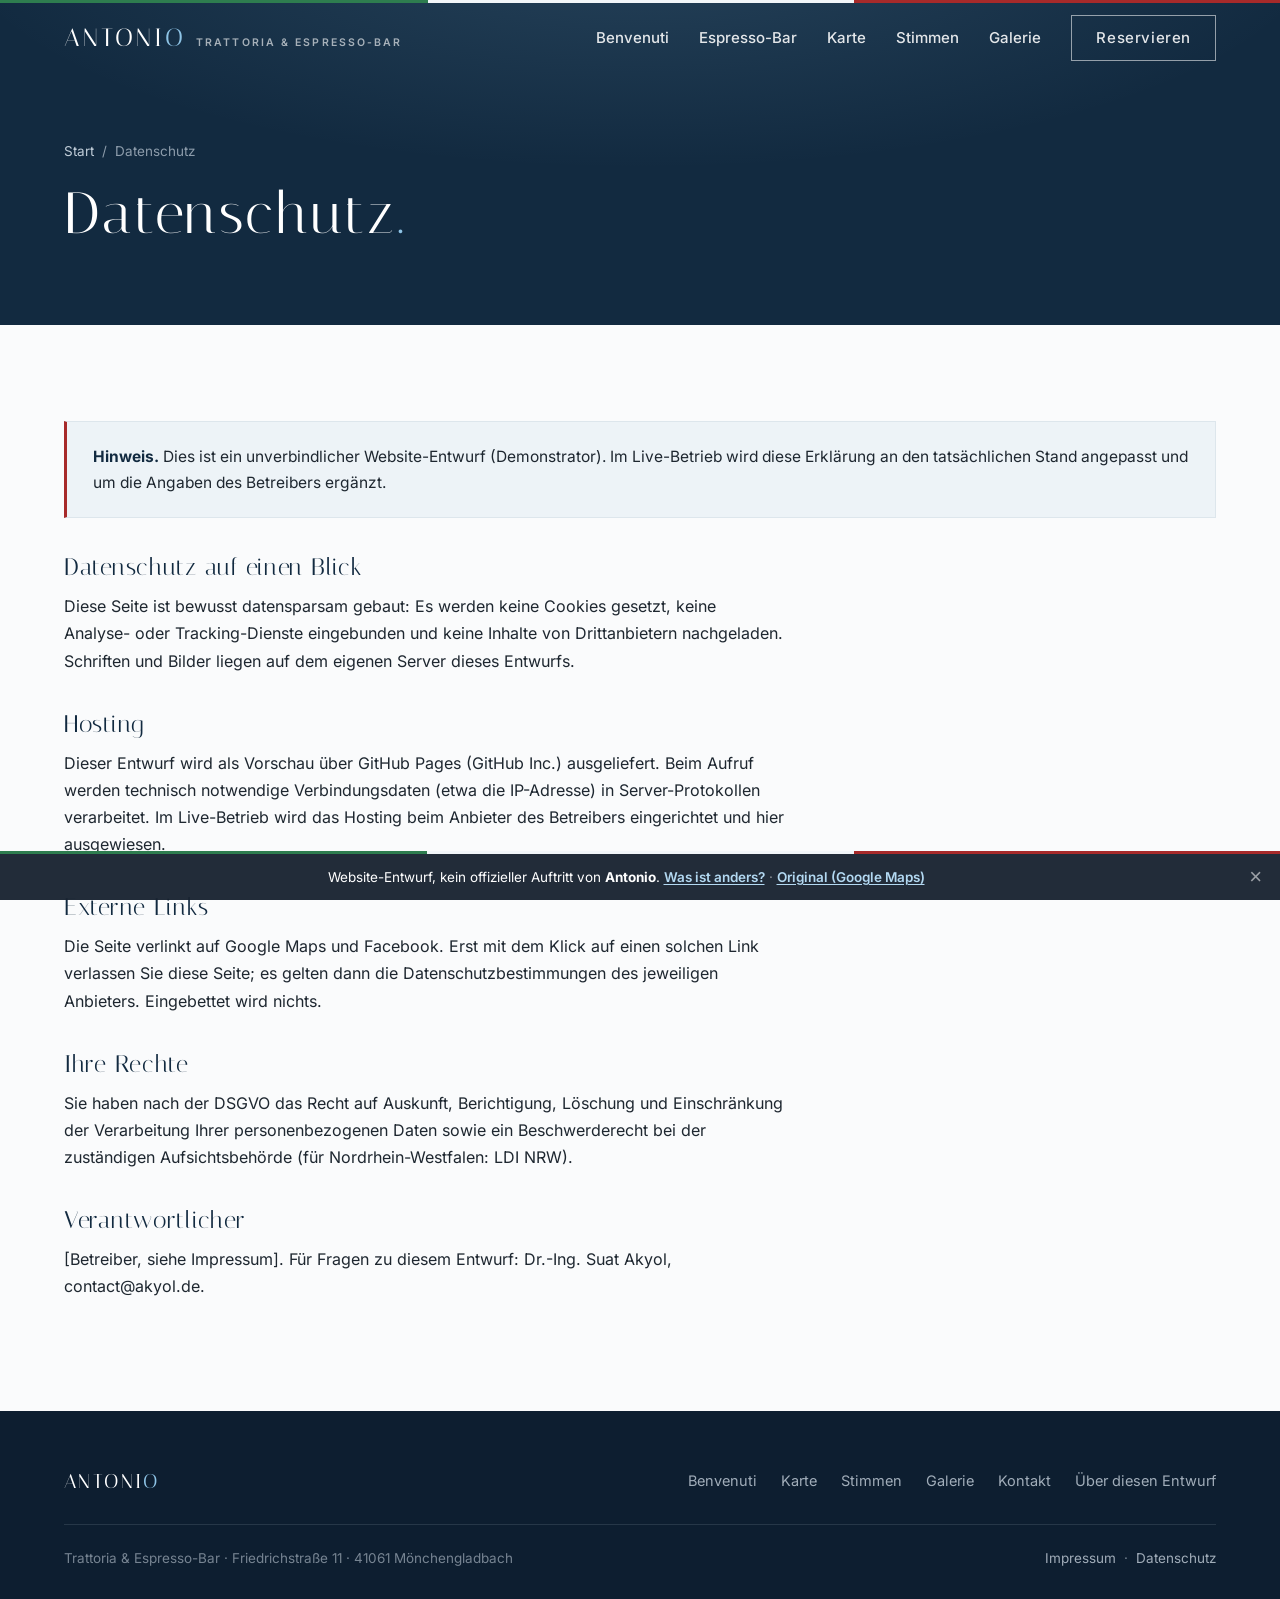
<file: datenschutz.html>
<!doctype html>
<html lang="de">
<head>
<meta charset="utf-8">
<meta name="viewport" content="width=device-width, initial-scale=1">
<meta name="robots" content="noindex, nofollow">
<title>Datenschutz | Antonio</title>
<meta name="description" content="Datenschutzerklärung des Website-Entwurfs für das Antonio in Mönchengladbach.">
<link rel="icon" href="media/favicon-32.png" sizes="32x32">
<link rel="apple-touch-icon" href="media/favicon-180.png">
<link rel="stylesheet" href="css/site.css?v=4">
</head>
<body class="sub">
<a href="#main" class="skip">Zum Inhalt springen</a>

<!-- #chrome:header -->
<header class="nav" id="nav">
  <div class="wrap">
    <a href="index.html#top" class="brand" aria-label="Antonio Startseite">
      <b>ANTONI<em>O</em></b>
      <span class="brand__sub">Trattoria &amp; Espresso-Bar</span>
    </a>
    <nav class="nav__links" aria-label="Hauptnavigation">
      <a href="index.html#benvenuti">Benvenuti</a>
      <a href="index.html#espresso">Espresso-Bar</a>
      <a href="index.html#karte">Karte</a>
      <a href="index.html#stimmen">Stimmen</a>
      <a href="index.html#galerie">Galerie</a>
      <a href="tel:+492161207766" class="btn nav__cta">Reservieren</a>
    </nav>
    <button class="burger" id="burger" aria-label="Menü öffnen" aria-expanded="false"><span></span><span></span><span></span></button>
  </div>
</header>
<nav class="mmenu" id="mmenu" aria-label="Mobile Navigation" inert>
  <div class="mmenu__links">
    <a href="index.html#benvenuti"><span class="n">01</span>Benvenuti</a>
    <a href="index.html#espresso"><span class="n">02</span>Espresso-Bar</a>
    <a href="index.html#karte"><span class="n">03</span>Karte</a>
    <a href="index.html#stimmen"><span class="n">04</span>Stimmen</a>
    <a href="index.html#galerie"><span class="n">05</span>Galerie</a>
    <a href="index.html#kontakt"><span class="n">06</span>Kontakt</a>
  </div>
  <div class="mmenu__foot">
    <a class="btn btn--primary" href="tel:+492161207766">Tisch reservieren
      <svg viewBox="0 0 24 24" fill="none" stroke="currentColor" stroke-width="2"><path d="M4 5c0 8 7 15 15 15v-3.5l-4-1.5-2 2a12 12 0 0 1-6-6l2-2L7.5 5H4Z"/></svg></a>
    <div class="mmenu__contact">
      <a href="https://www.facebook.com/p/Antonios-Espresso-Bar-100046776345160/" target="_blank" rel="noopener"><svg viewBox="0 0 24 24" fill="currentColor"><path d="M22 12a10 10 0 1 0-11.6 9.9v-7H7.9V12h2.5V9.8c0-2.5 1.5-3.9 3.8-3.9 1.1 0 2.2.2 2.2.2v2.5h-1.2c-1.2 0-1.6.8-1.6 1.6V12h2.7l-.4 2.9h-2.3v7A10 10 0 0 0 22 12Z"/></svg>Facebook</a>
      <a href="https://www.google.com/maps/search/?api=1&amp;query=Antonio%20Friedrichstra%C3%9Fe%2011%20M%C3%B6nchengladbach" target="_blank" rel="noopener"><svg viewBox="0 0 24 24" fill="none" stroke="currentColor" stroke-width="1.8"><path d="M12 21s-7-5.7-7-11a7 7 0 1 1 14 0c0 5.3-7 11-7 11Z"/><circle cx="12" cy="10" r="2.5"/></svg>Route</a>
    </div>
    <div class="mmenu__meta">Friedrichstraße 11 &middot; Mönchengladbach</div>
  </div>
</nav>
<!-- /#chrome:header -->

<section class="subhero" id="main">
  <div class="wrap">
    <div class="crumb"><a href="index.html#top">Start</a> &nbsp;/&nbsp; Datenschutz</div>
    <h1 style="margin-top:20px">Datenschutz<span class="dot">.</span></h1>
  </div>
</section>

<section class="section">
  <div class="wrap">
    <div class="note-box" style="margin-bottom:36px">
      <b>Hinweis.</b> Dies ist ein unverbindlicher Website-Entwurf (Demonstrator). Im Live-Betrieb wird diese Erklärung an den tatsächlichen Stand angepasst und um die Angaben des Betreibers ergänzt.
    </div>
    <div class="prose" style="max-width:720px">
      <h2>Datenschutz auf einen Blick</h2>
      <p>Diese Seite ist bewusst datensparsam gebaut: Es werden keine Cookies gesetzt, keine Analyse- oder Tracking-Dienste eingebunden und keine Inhalte von Drittanbietern nachgeladen. Schriften und Bilder liegen auf dem eigenen Server dieses Entwurfs.</p>
      <h2>Hosting</h2>
      <p>Dieser Entwurf wird als Vorschau über GitHub Pages (GitHub Inc.) ausgeliefert. Beim Aufruf werden technisch notwendige Verbindungsdaten (etwa die IP-Adresse) in Server-Protokollen verarbeitet. Im Live-Betrieb wird das Hosting beim Anbieter des Betreibers eingerichtet und hier ausgewiesen.</p>
      <h2>Externe Links</h2>
      <p>Die Seite verlinkt auf Google Maps und Facebook. Erst mit dem Klick auf einen solchen Link verlassen Sie diese Seite; es gelten dann die Datenschutzbestimmungen des jeweiligen Anbieters. Eingebettet wird nichts.</p>
      <h2>Ihre Rechte</h2>
      <p>Sie haben nach der DSGVO das Recht auf Auskunft, Berichtigung, Löschung und Einschränkung der Verarbeitung Ihrer personenbezogenen Daten sowie ein Beschwerderecht bei der zuständigen Aufsichtsbehörde (für Nordrhein-Westfalen: LDI NRW).</p>
      <h2>Verantwortlicher</h2>
      <p>[Betreiber, siehe Impressum]. Für Fragen zu diesem Entwurf: Dr.-Ing. Suat Akyol, contact@akyol.de.</p>
    </div>
  </div>
</section>

<!-- #chrome:demobar -->
<div class="demobar" id="demobar">
  <span>Website-Entwurf, kein offizieller Auftritt von <b>Antonio</b>. <a href="hinweise.html">Was ist anders?</a> <span class="demobar__sep">&middot;</span> <a href="https://www.google.com/maps/search/?api=1&amp;query=Antonio%20Friedrichstra%C3%9Fe%2011%20M%C3%B6nchengladbach" target="_blank" rel="noopener">Original (Google Maps)</a></span>
  <button id="demoClose" aria-label="Hinweis schließen">&times;</button>
</div>
<!-- /#chrome:demobar -->
<!-- #chrome:footer -->
<footer class="foot">
  <div class="wrap">
    <div class="foot__top">
      <a href="index.html#top" class="brand"><b>ANTONI<em>O</em></b></a>
      <nav class="foot__nav" aria-label="Footer">
        <a href="index.html#benvenuti">Benvenuti</a>
        <a href="index.html#karte">Karte</a>
        <a href="index.html#stimmen">Stimmen</a>
        <a href="index.html#galerie">Galerie</a>
        <a href="index.html#kontakt">Kontakt</a>
        <a href="hinweise.html">Über diesen Entwurf</a>
      </nav>
    </div>
    <div class="foot__bottom">
      <span>Trattoria &amp; Espresso-Bar &middot; Friedrichstraße 11 &middot; 41061 Mönchengladbach</span>
      <span><a href="impressum.html">Impressum</a> &nbsp;&middot;&nbsp; <a href="datenschutz.html">Datenschutz</a></span>
    </div>
  </div>
</footer>
<!-- /#chrome:footer -->

<script src="js/site.js?v=4" defer></script>
</body>
</html>
</file>
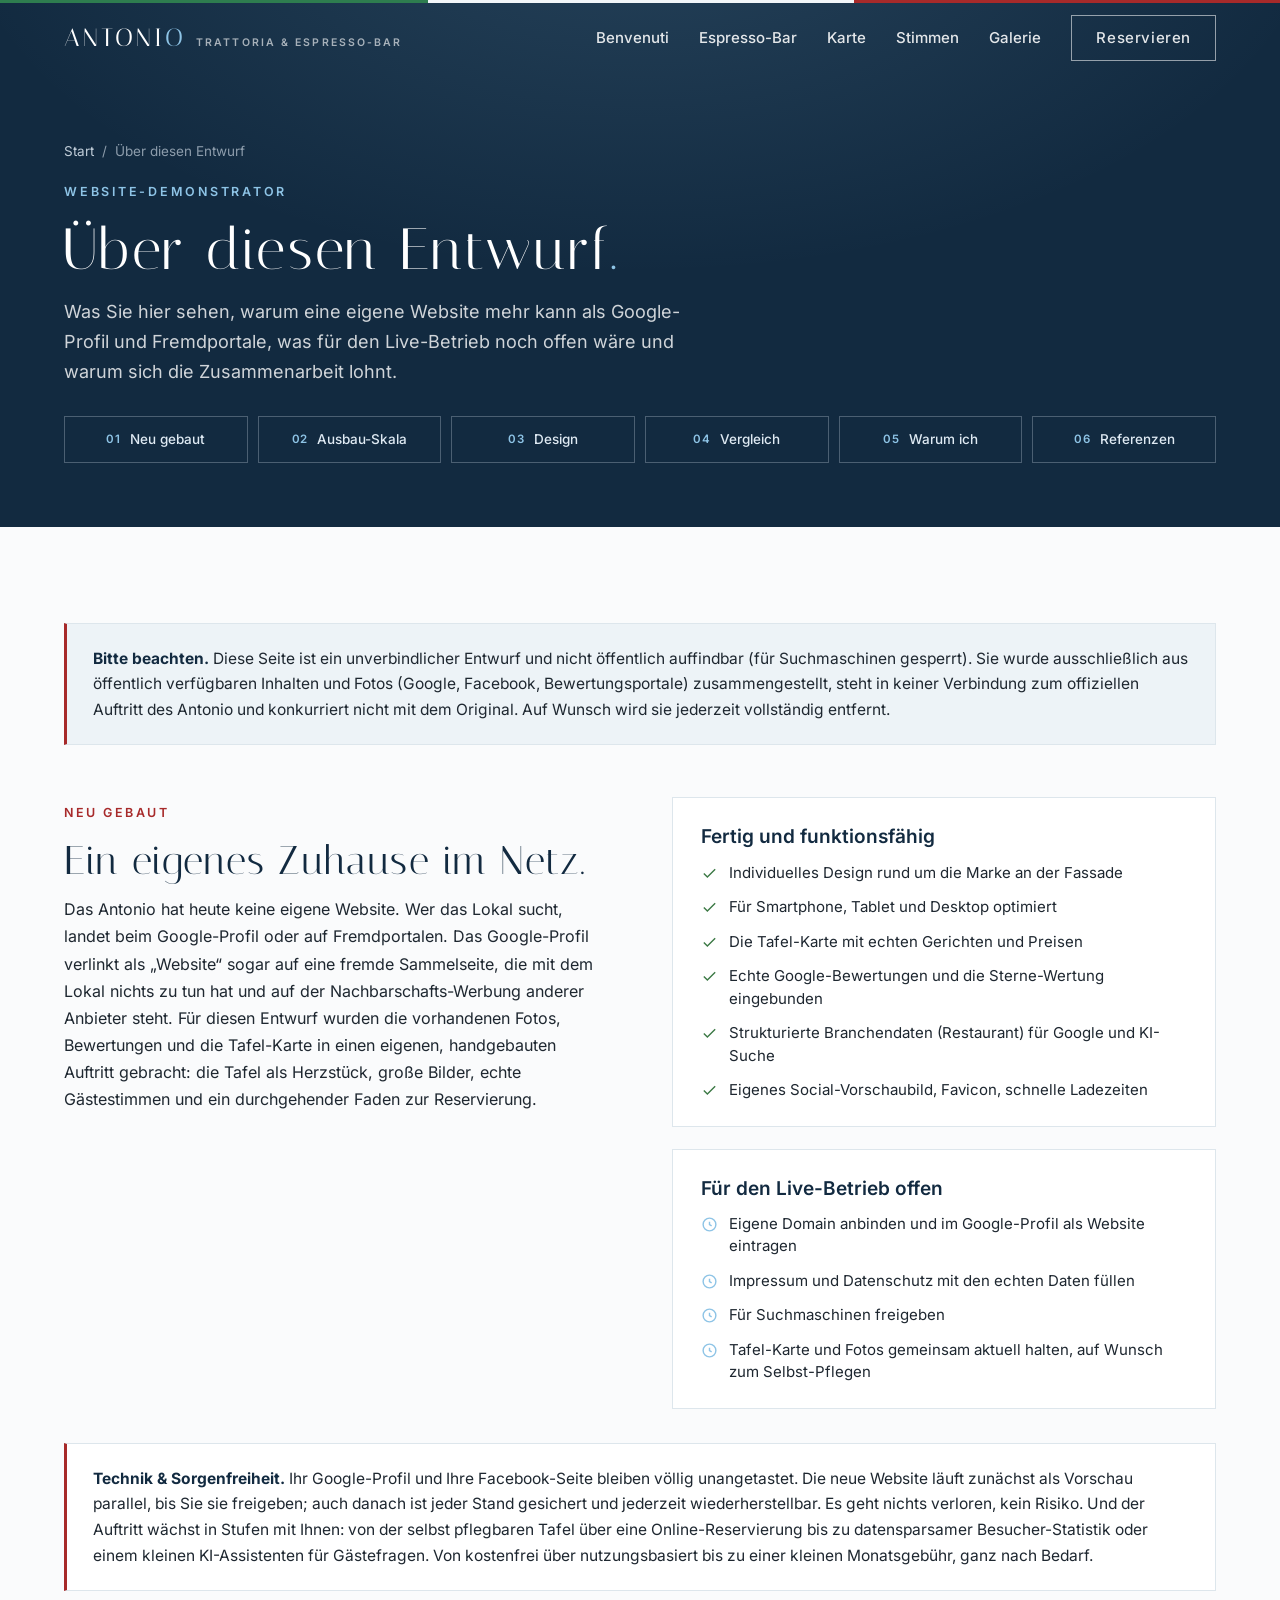
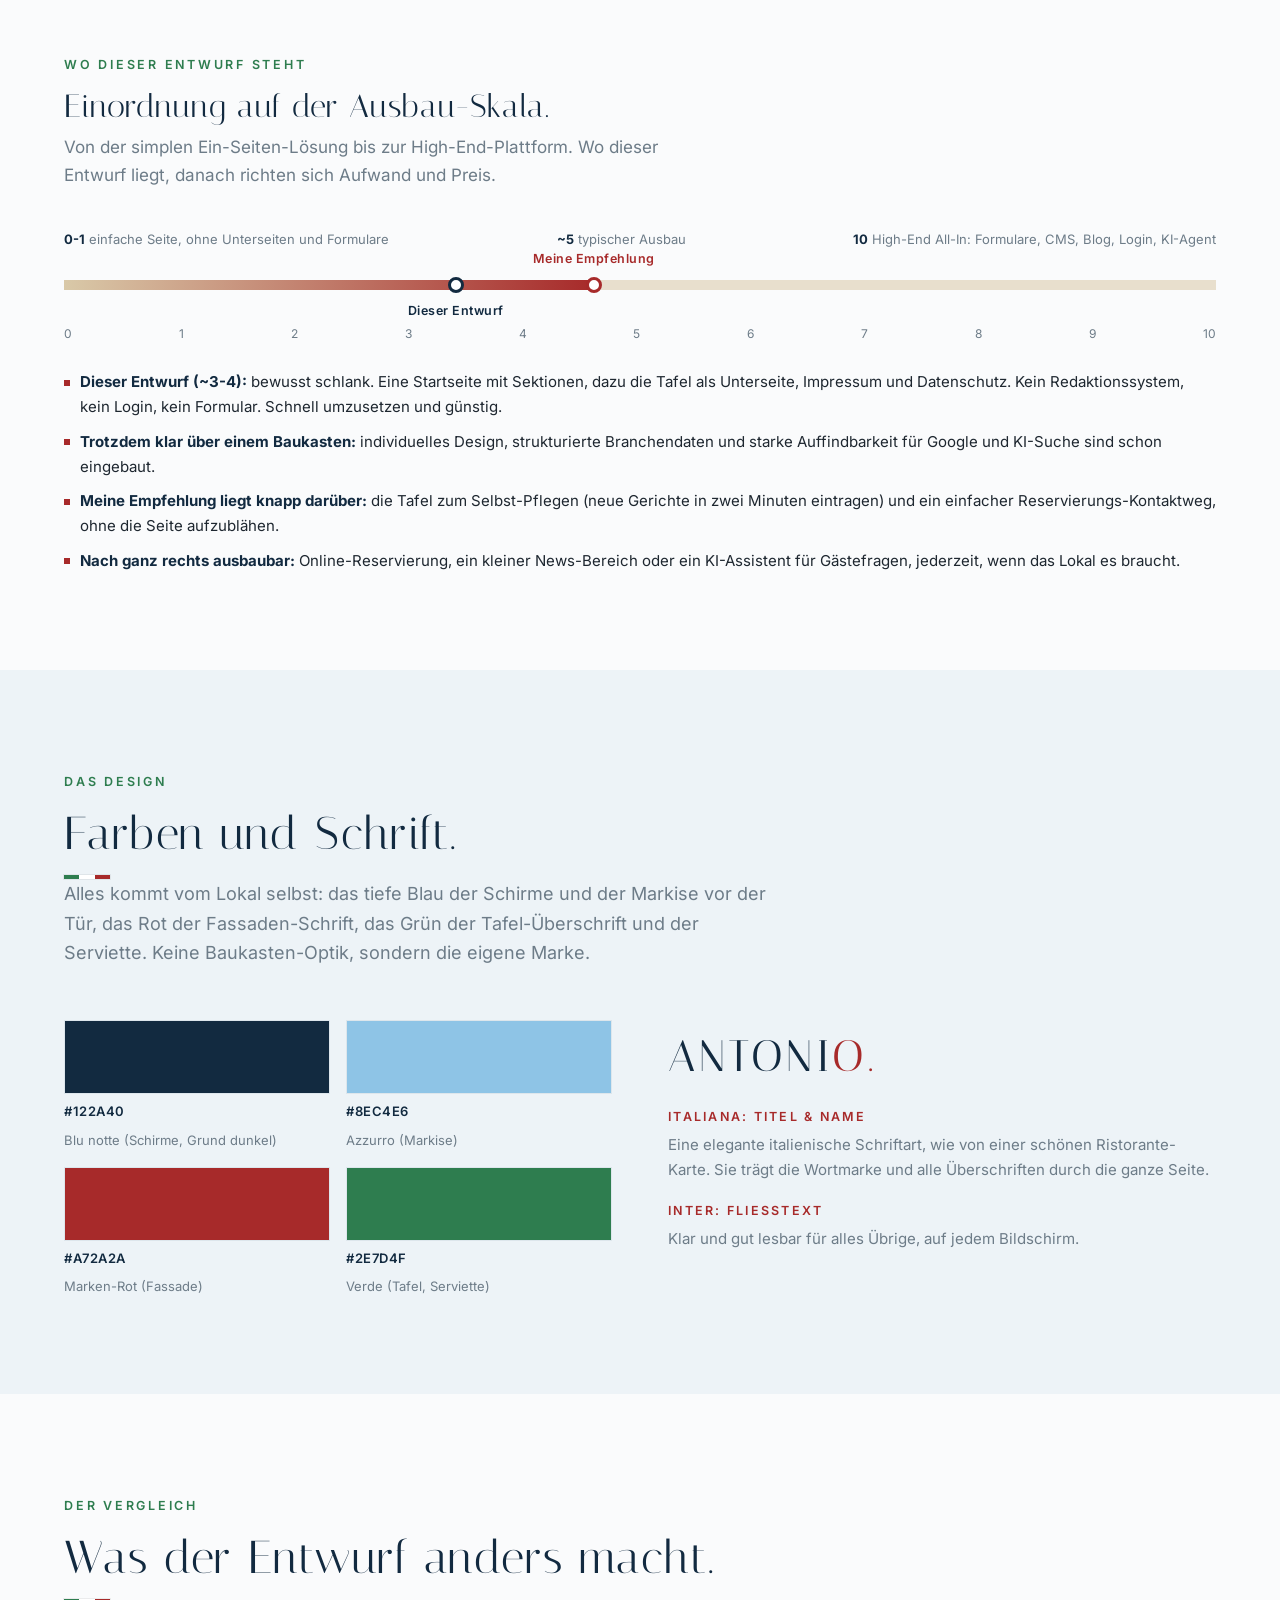
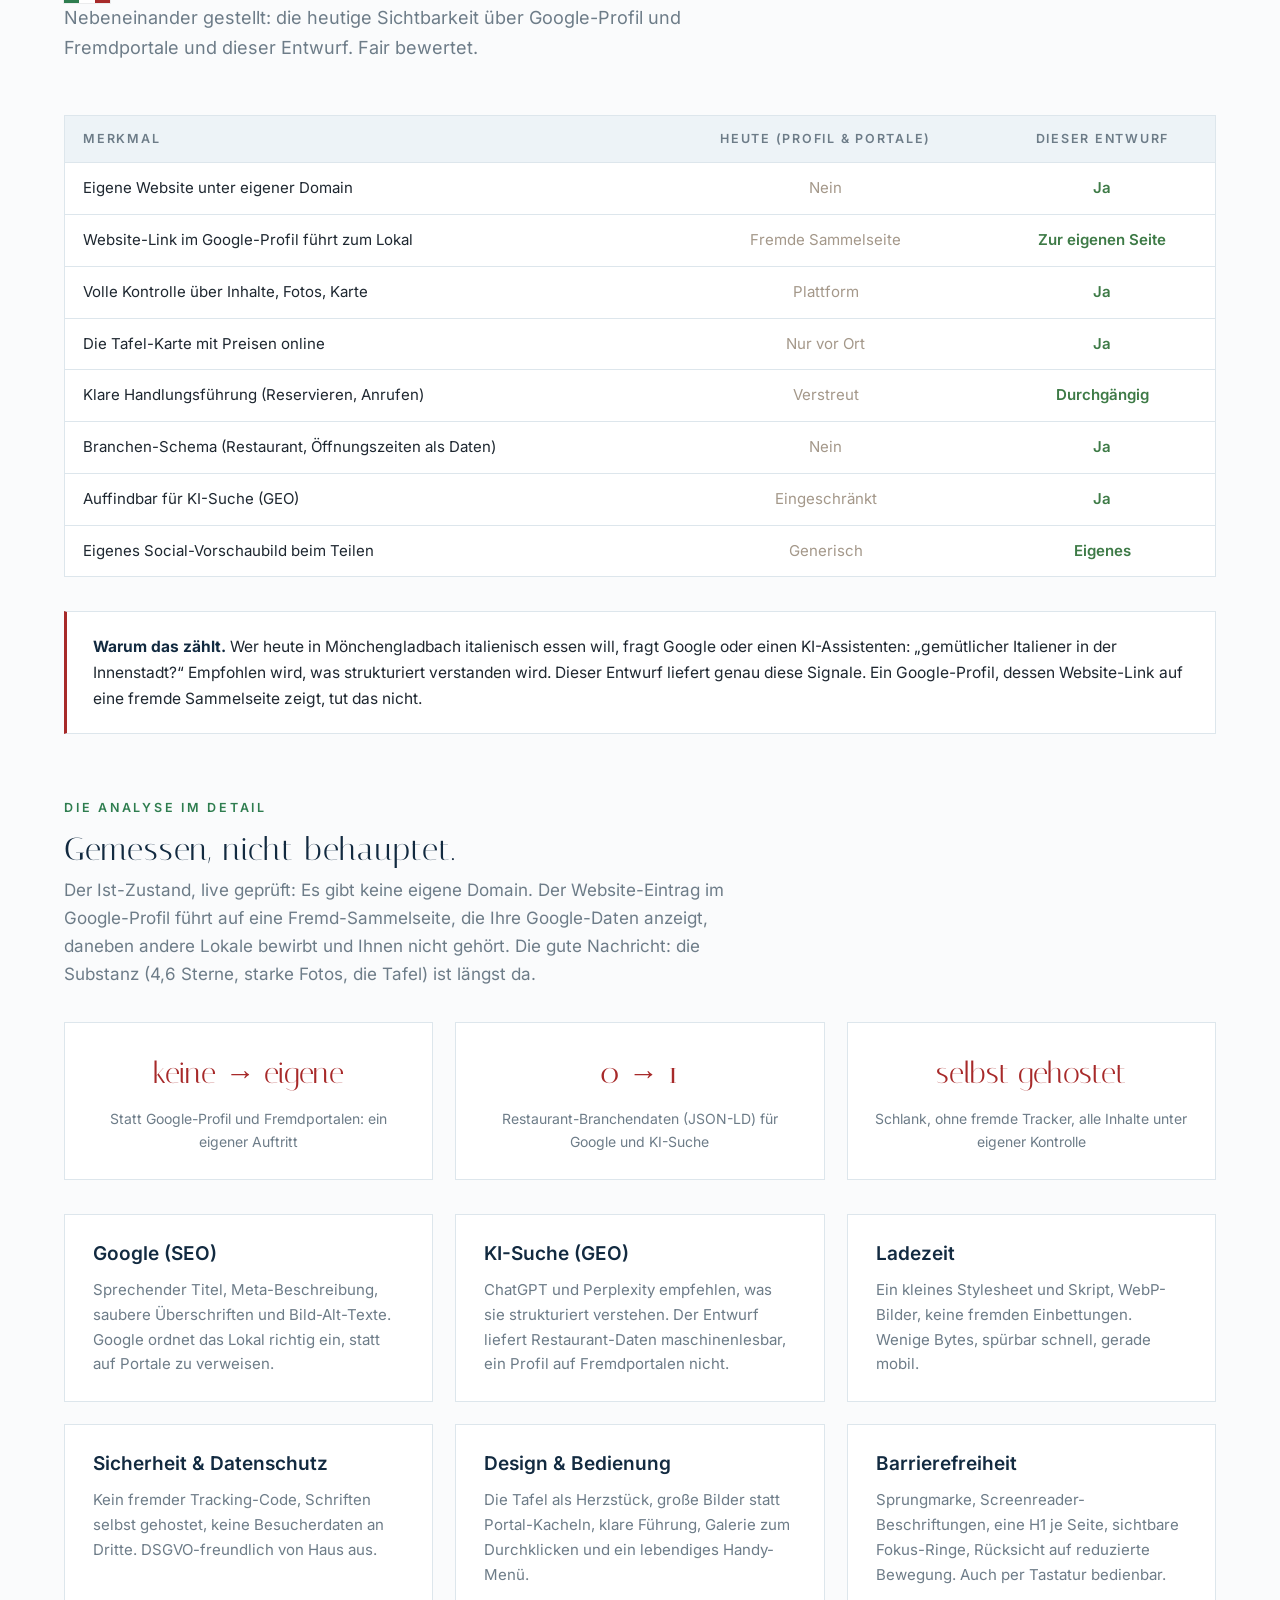
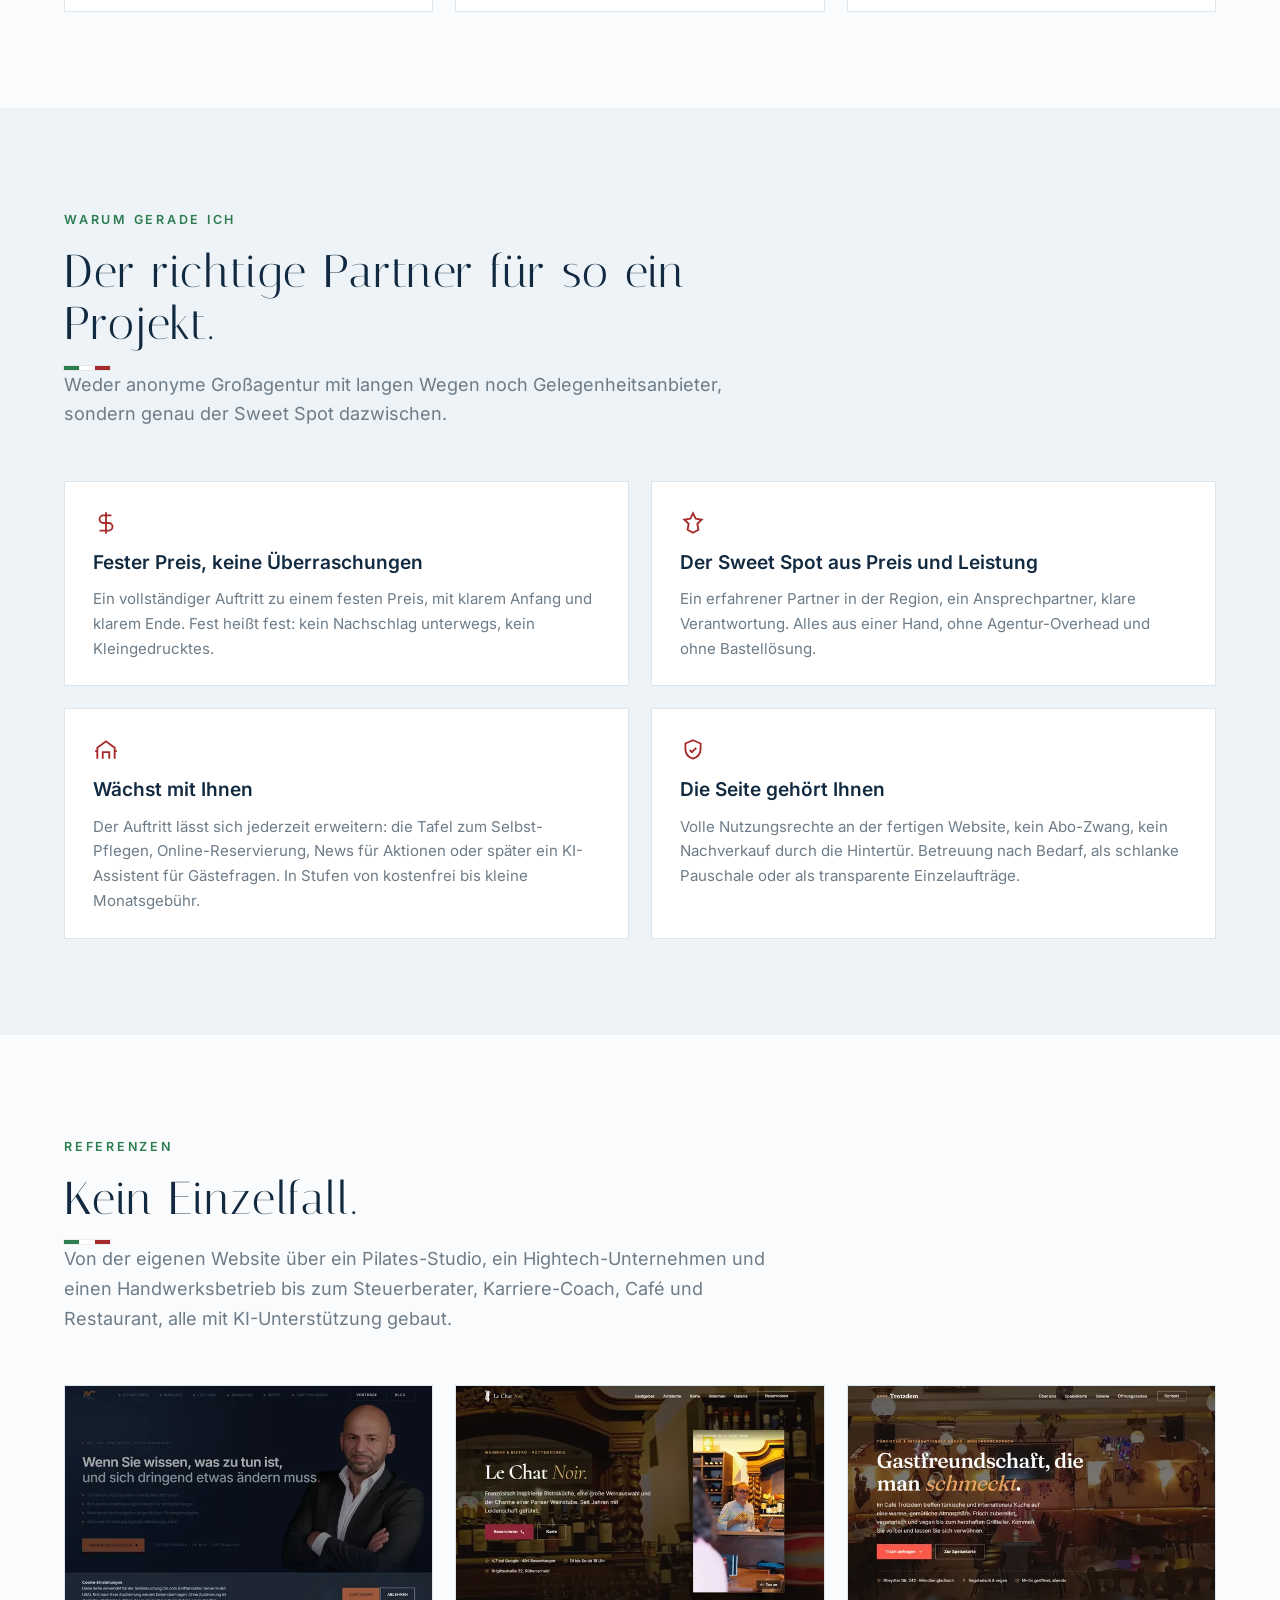
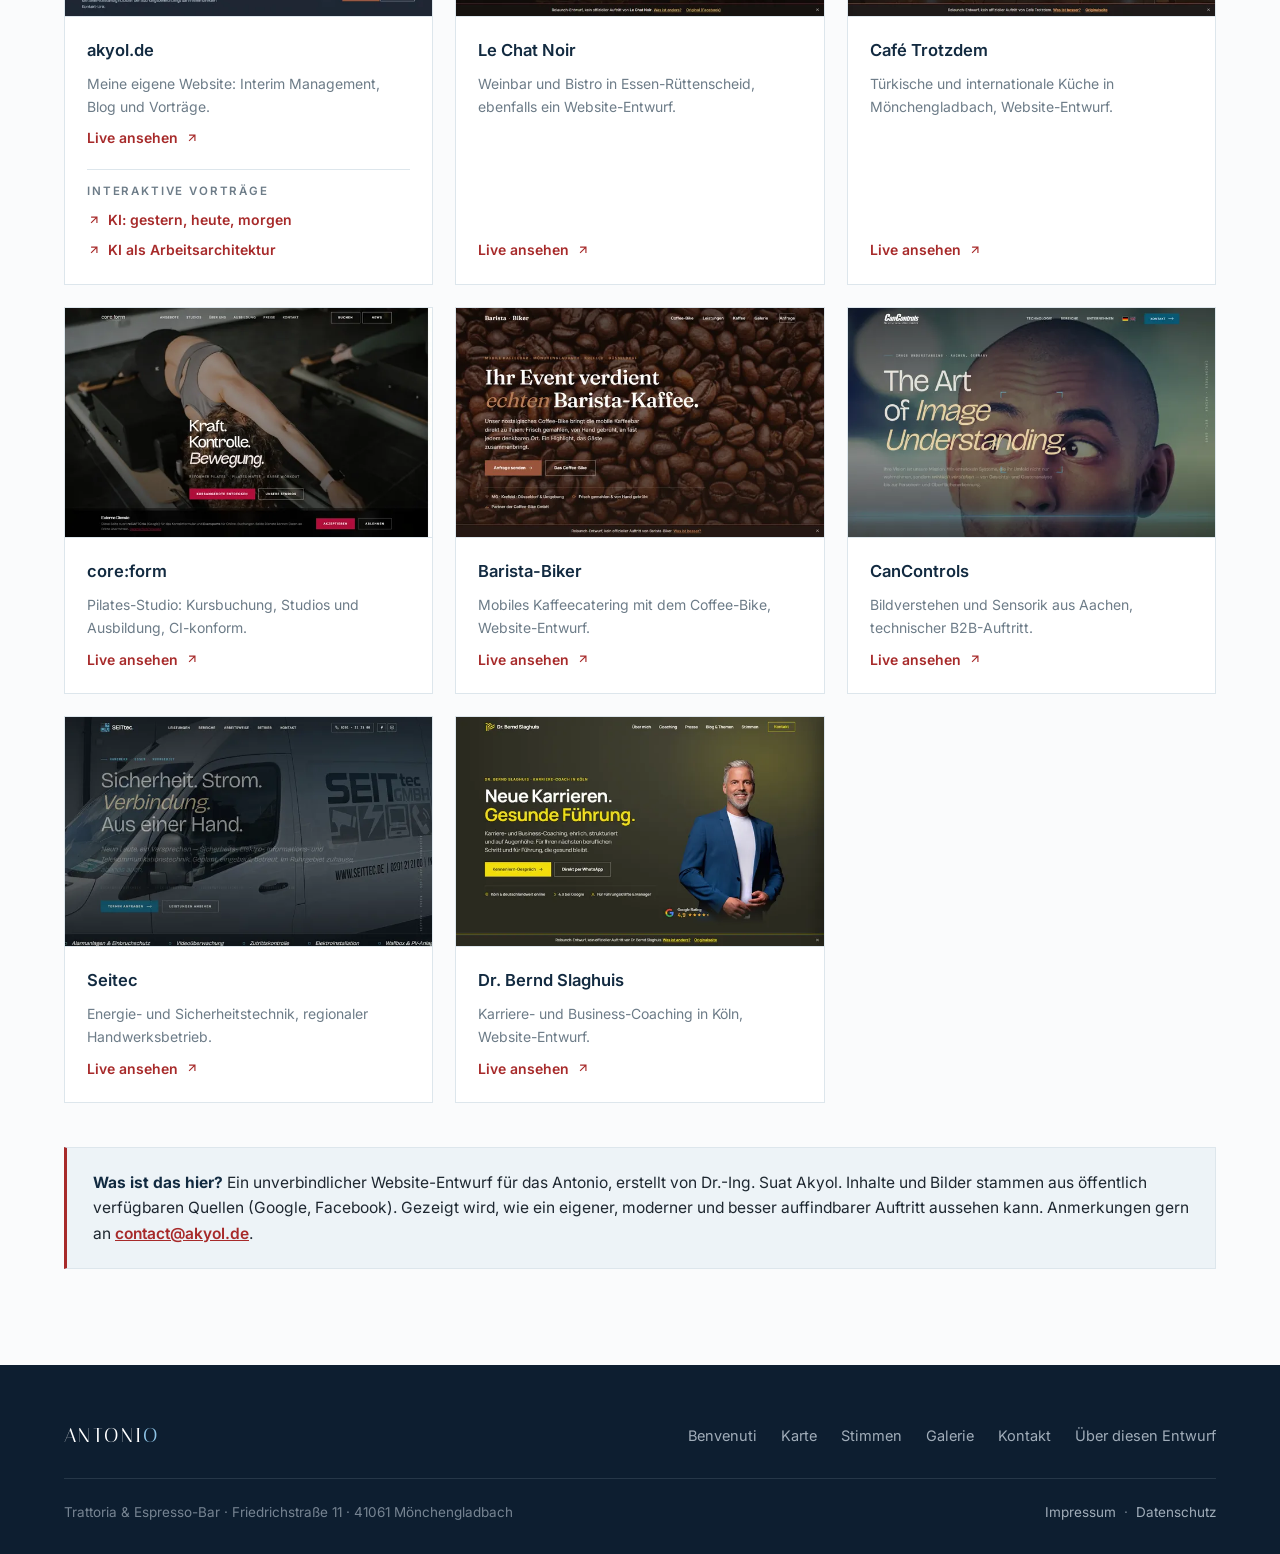
<file: hinweise.html>
<!doctype html>
<html lang="de">
<head>
<meta charset="utf-8">
<meta name="viewport" content="width=device-width, initial-scale=1">
<meta name="robots" content="noindex, nofollow">
<title>Über diesen Entwurf | Antonio</title>
<meta name="description" content="Website-Entwurf für das Antonio in Mönchengladbach: was eine eigene Website gegenüber Google-Profil und Fremdportalen besser macht, wie er entstand und warum sich die Zusammenarbeit lohnt.">
<link rel="icon" href="media/favicon-32.png" sizes="32x32">
<link rel="apple-touch-icon" href="media/favicon-180.png">
<link rel="stylesheet" href="css/site.css?v=4">
</head>
<body class="sub">
<a href="#main" class="skip">Zum Inhalt springen</a>

<!-- #chrome:header -->
<header class="nav" id="nav">
  <div class="wrap">
    <a href="index.html#top" class="brand" aria-label="Antonio Startseite">
      <b>ANTONI<em>O</em></b>
      <span class="brand__sub">Trattoria &amp; Espresso-Bar</span>
    </a>
    <nav class="nav__links" aria-label="Hauptnavigation">
      <a href="index.html#benvenuti">Benvenuti</a>
      <a href="index.html#espresso">Espresso-Bar</a>
      <a href="index.html#karte">Karte</a>
      <a href="index.html#stimmen">Stimmen</a>
      <a href="index.html#galerie">Galerie</a>
      <a href="tel:+492161207766" class="btn nav__cta">Reservieren</a>
    </nav>
    <button class="burger" id="burger" aria-label="Menü öffnen" aria-expanded="false"><span></span><span></span><span></span></button>
  </div>
</header>
<nav class="mmenu" id="mmenu" aria-label="Mobile Navigation" inert>
  <div class="mmenu__links">
    <a href="index.html#benvenuti"><span class="n">01</span>Benvenuti</a>
    <a href="index.html#espresso"><span class="n">02</span>Espresso-Bar</a>
    <a href="index.html#karte"><span class="n">03</span>Karte</a>
    <a href="index.html#stimmen"><span class="n">04</span>Stimmen</a>
    <a href="index.html#galerie"><span class="n">05</span>Galerie</a>
    <a href="index.html#kontakt"><span class="n">06</span>Kontakt</a>
  </div>
  <div class="mmenu__foot">
    <a class="btn btn--primary" href="tel:+492161207766">Tisch reservieren
      <svg viewBox="0 0 24 24" fill="none" stroke="currentColor" stroke-width="2"><path d="M4 5c0 8 7 15 15 15v-3.5l-4-1.5-2 2a12 12 0 0 1-6-6l2-2L7.5 5H4Z"/></svg></a>
    <div class="mmenu__contact">
      <a href="https://www.facebook.com/p/Antonios-Espresso-Bar-100046776345160/" target="_blank" rel="noopener"><svg viewBox="0 0 24 24" fill="currentColor"><path d="M22 12a10 10 0 1 0-11.6 9.9v-7H7.9V12h2.5V9.8c0-2.5 1.5-3.9 3.8-3.9 1.1 0 2.2.2 2.2.2v2.5h-1.2c-1.2 0-1.6.8-1.6 1.6V12h2.7l-.4 2.9h-2.3v7A10 10 0 0 0 22 12Z"/></svg>Facebook</a>
      <a href="https://www.google.com/maps/search/?api=1&amp;query=Antonio%20Friedrichstra%C3%9Fe%2011%20M%C3%B6nchengladbach" target="_blank" rel="noopener"><svg viewBox="0 0 24 24" fill="none" stroke="currentColor" stroke-width="1.8"><path d="M12 21s-7-5.7-7-11a7 7 0 1 1 14 0c0 5.3-7 11-7 11Z"/><circle cx="12" cy="10" r="2.5"/></svg>Route</a>
    </div>
    <div class="mmenu__meta">Friedrichstraße 11 &middot; Mönchengladbach</div>
  </div>
</nav>
<!-- /#chrome:header -->

<section class="subhero" id="main">
  <div class="wrap">
    <div class="crumb"><a href="index.html#top">Start</a> &nbsp;/&nbsp; Über diesen Entwurf</div>
    <div class="eyebrow" style="margin-top:20px">Website-Demonstrator</div>
    <h1>Über diesen Entwurf<span class="dot">.</span></h1>
    <p>Was Sie hier sehen, warum eine eigene Website mehr kann als Google-Profil und Fremdportale, was für den Live-Betrieb noch offen wäre und warum sich die Zusammenarbeit lohnt.</p>
    <div class="toc">
      <a href="#neu"><span class="num">01</span>Neu gebaut</a>
      <a href="#skala"><span class="num">02</span>Ausbau-Skala</a>
      <a href="#design"><span class="num">03</span>Design</a>
      <a href="#vergleich"><span class="num">04</span>Vergleich</a>
      <a href="#warum"><span class="num">05</span>Warum ich</a>
      <a href="#referenzen"><span class="num">06</span>Referenzen</a>
    </div>
  </div>
</section>

<section class="section" id="neu">
  <div class="wrap">
    <div class="note-box" style="margin-bottom:52px">
      <b>Bitte beachten.</b> Diese Seite ist ein unverbindlicher Entwurf und nicht öffentlich auffindbar (für Suchmaschinen gesperrt). Sie wurde ausschließlich aus öffentlich verfügbaren Inhalten und Fotos (Google, Facebook, Bewertungsportale) zusammengestellt, steht in keiner Verbindung zum offiziellen Auftritt des Antonio und konkurriert nicht mit dem Original. Auf Wunsch wird sie jederzeit vollständig entfernt.
    </div>

    <div class="split" style="align-items:start">
      <div>
        <div class="stat">Neu gebaut</div>
        <h2 style="font-size:clamp(26px,4vw,40px);color:var(--tafel);margin:14px 0 12px">Ein eigenes Zuhause im Netz.</h2>
        <p class="prose">Das Antonio hat heute keine eigene Website. Wer das Lokal sucht, landet beim Google-Profil oder auf Fremdportalen. Das Google-Profil verlinkt als &bdquo;Website&ldquo; sogar auf eine fremde Sammelseite, die mit dem Lokal nichts zu tun hat und auf der Nachbarschafts-Werbung anderer Anbieter steht. Für diesen Entwurf wurden die vorhandenen Fotos, Bewertungen und die Tafel-Karte in einen eigenen, handgebauten Auftritt gebracht: die Tafel als Herzstück, große Bilder, echte Gästestimmen und ein durchgehender Faden zur Reservierung.</p>
      </div>
      <div class="two" style="grid-template-columns:1fr">
        <div class="card">
          <h3>Fertig und funktionsfähig</h3>
          <ul class="chk">
            <li><svg class="ok" viewBox="0 0 24 24" fill="none" stroke="currentColor" stroke-width="2"><path d="M20 6L9 17l-5-5"/></svg>Individuelles Design rund um die Marke an der Fassade</li>
            <li><svg class="ok" viewBox="0 0 24 24" fill="none" stroke="currentColor" stroke-width="2"><path d="M20 6L9 17l-5-5"/></svg>Für Smartphone, Tablet und Desktop optimiert</li>
            <li><svg class="ok" viewBox="0 0 24 24" fill="none" stroke="currentColor" stroke-width="2"><path d="M20 6L9 17l-5-5"/></svg>Die Tafel-Karte mit echten Gerichten und Preisen</li>
            <li><svg class="ok" viewBox="0 0 24 24" fill="none" stroke="currentColor" stroke-width="2"><path d="M20 6L9 17l-5-5"/></svg>Echte Google-Bewertungen und die Sterne-Wertung eingebunden</li>
            <li><svg class="ok" viewBox="0 0 24 24" fill="none" stroke="currentColor" stroke-width="2"><path d="M20 6L9 17l-5-5"/></svg>Strukturierte Branchendaten (Restaurant) für Google und KI-Suche</li>
            <li><svg class="ok" viewBox="0 0 24 24" fill="none" stroke="currentColor" stroke-width="2"><path d="M20 6L9 17l-5-5"/></svg>Eigenes Social-Vorschaubild, Favicon, schnelle Ladezeiten</li>
          </ul>
        </div>
        <div class="card">
          <h3>Für den Live-Betrieb offen</h3>
          <ul class="chk">
            <li><svg class="todo" viewBox="0 0 24 24" fill="none" stroke="currentColor" stroke-width="2"><circle cx="12" cy="12" r="9"/><path d="M12 8v4l3 2"/></svg>Eigene Domain anbinden und im Google-Profil als Website eintragen</li>
            <li><svg class="todo" viewBox="0 0 24 24" fill="none" stroke="currentColor" stroke-width="2"><circle cx="12" cy="12" r="9"/><path d="M12 8v4l3 2"/></svg>Impressum und Datenschutz mit den echten Daten füllen</li>
            <li><svg class="todo" viewBox="0 0 24 24" fill="none" stroke="currentColor" stroke-width="2"><circle cx="12" cy="12" r="9"/><path d="M12 8v4l3 2"/></svg>Für Suchmaschinen freigeben</li>
            <li><svg class="todo" viewBox="0 0 24 24" fill="none" stroke="currentColor" stroke-width="2"><circle cx="12" cy="12" r="9"/><path d="M12 8v4l3 2"/></svg>Tafel-Karte und Fotos gemeinsam aktuell halten, auf Wunsch zum Selbst-Pflegen</li>
          </ul>
        </div>
      </div>
    </div>

    <div class="note-box" style="margin-top:34px;background:var(--white)">
      <b>Technik &amp; Sorgenfreiheit.</b> Ihr Google-Profil und Ihre Facebook-Seite bleiben völlig unangetastet. Die neue Website läuft zunächst als Vorschau parallel, bis Sie sie freigeben; auch danach ist jeder Stand gesichert und jederzeit wiederherstellbar. Es geht nichts verloren, kein Risiko. Und der Auftritt wächst in Stufen mit Ihnen: von der selbst pflegbaren Tafel über eine Online-Reservierung bis zu datensparsamer Besucher-Statistik oder einem kleinen KI-Assistenten für Gästefragen. Von kostenfrei über nutzungsbasiert bis zu einer kleinen Monatsgebühr, ganz nach Bedarf.
    </div>

    <div class="scale" style="margin-top:58px">
      <div class="eyebrow">Wo dieser Entwurf steht</div>
      <h3 id="skala" style="font-size:clamp(24px,3.4vw,32px);color:var(--tafel);margin:12px 0 8px;scroll-margin-top:88px">Einordnung auf der Ausbau-Skala.</h3>
      <p style="color:var(--muted);max-width:660px;margin-bottom:40px">Von der simplen Ein-Seiten-Lösung bis zur High-End-Plattform. Wo dieser Entwurf liegt, danach richten sich Aufwand und Preis.</p>
      <div class="scale__caps">
        <span><b>0-1</b> einfache Seite, ohne Unterseiten und Formulare</span>
        <span class="mid"><b>~5</b> typischer Ausbau</span>
        <span class="end"><b>10</b> High-End All-In: Formulare, CMS, Blog, Login, KI-Agent</span>
      </div>
      <div class="scale__track">
        <div class="scale__fill" style="width:46%"></div>
        <div class="scale__mk scale__mk--now" style="left:34%"><i></i><span class="scale__lab">Dieser Entwurf</span></div>
        <div class="scale__mk scale__mk--rec" style="left:46%"><i></i><span class="scale__lab">Meine Empfehlung</span></div>
      </div>
      <div class="scale__nums"><span>0</span><span>1</span><span>2</span><span>3</span><span>4</span><span>5</span><span>6</span><span>7</span><span>8</span><span>9</span><span>10</span></div>
      <ul class="scale__why">
        <li><b>Dieser Entwurf (~3-4):</b> bewusst schlank. Eine Startseite mit Sektionen, dazu die Tafel als Unterseite, Impressum und Datenschutz. Kein Redaktionssystem, kein Login, kein Formular. Schnell umzusetzen und günstig.</li>
        <li><b>Trotzdem klar über einem Baukasten:</b> individuelles Design, strukturierte Branchendaten und starke Auffindbarkeit für Google und KI-Suche sind schon eingebaut.</li>
        <li><b>Meine Empfehlung liegt knapp darüber:</b> die Tafel zum Selbst-Pflegen (neue Gerichte in zwei Minuten eintragen) und ein einfacher Reservierungs-Kontaktweg, ohne die Seite aufzublähen.</li>
        <li><b>Nach ganz rechts ausbaubar:</b> Online-Reservierung, ein kleiner News-Bereich oder ein KI-Assistent für Gästefragen, jederzeit, wenn das Lokal es braucht.</li>
      </ul>
    </div>
  </div>
</section>

<section class="section section--latte" id="design">
  <div class="wrap">
    <div class="shead reveal">
      <div class="eyebrow">Das Design</div>
      <h2>Farben und Schrift.</h2>
      <span class="tri"></span>
      <p>Alles kommt vom Lokal selbst: das tiefe Blau der Schirme und der Markise vor der Tür, das Rot der Fassaden-Schrift, das Grün der Tafel-Überschrift und der Serviette. Keine Baukasten-Optik, sondern die eigene Marke.</p>
    </div>
    <div class="ds reveal">
      <div>
        <div class="ds__sw">
          <div class="ds__c"><div class="ds__chip" style="background:#122a40"></div><span class="hex">#122A40</span><span class="nm">Blu notte (Schirme, Grund dunkel)</span></div>
          <div class="ds__c"><div class="ds__chip" style="background:#8ec4e6"></div><span class="hex">#8EC4E6</span><span class="nm">Azzurro (Markise)</span></div>
          <div class="ds__c"><div class="ds__chip" style="background:#a72a2a"></div><span class="hex">#A72A2A</span><span class="nm">Marken-Rot (Fassade)</span></div>
          <div class="ds__c"><div class="ds__chip" style="background:#2e7d4f"></div><span class="hex">#2E7D4F</span><span class="nm">Verde (Tafel, Serviette)</span></div>
        </div>
      </div>
      <div class="ds__type">
        <div class="big">ANTONI<em>O.</em></div>
        <div class="cap">Italiana: Titel &amp; Name</div>
        <p>Eine elegante italienische Schriftart, wie von einer schönen Ristorante-Karte. Sie trägt die Wortmarke und alle Überschriften durch die ganze Seite.</p>
        <div class="cap" style="margin-top:18px">Inter: Fließtext</div>
        <p style="font-family:'Inter'">Klar und gut lesbar für alles Übrige, auf jedem Bildschirm.</p>
      </div>
    </div>
  </div>
</section>

<section class="section" id="vergleich">
  <div class="wrap">
    <div class="shead reveal">
      <div class="eyebrow">Der Vergleich</div>
      <h2>Was der Entwurf anders macht.</h2>
      <span class="tri"></span>
      <p>Nebeneinander gestellt: die heutige Sichtbarkeit über Google-Profil und Fremdportale und dieser Entwurf. Fair bewertet.</p>
    </div>
    <div class="ctable-wrap">
      <table class="ctable">
        <thead><tr><th>Merkmal</th><th class="col-c">Heute (Profil &amp; Portale)</th><th class="col-c">Dieser Entwurf</th></tr></thead>
        <tbody>
          <tr><td>Eigene Website unter eigener Domain</td><td class="col-c no">Nein</td><td class="col-c yes">Ja</td></tr>
          <tr><td>Website-Link im Google-Profil führt zum Lokal</td><td class="col-c no">Fremde Sammelseite</td><td class="col-c yes">Zur eigenen Seite</td></tr>
          <tr><td>Volle Kontrolle über Inhalte, Fotos, Karte</td><td class="col-c no">Plattform</td><td class="col-c yes">Ja</td></tr>
          <tr><td>Die Tafel-Karte mit Preisen online</td><td class="col-c no">Nur vor Ort</td><td class="col-c yes">Ja</td></tr>
          <tr><td>Klare Handlungsführung (Reservieren, Anrufen)</td><td class="col-c no">Verstreut</td><td class="col-c yes">Durchgängig</td></tr>
          <tr><td>Branchen-Schema (Restaurant, Öffnungszeiten als Daten)</td><td class="col-c no">Nein</td><td class="col-c yes">Ja</td></tr>
          <tr><td>Auffindbar für KI-Suche (GEO)</td><td class="col-c no">Eingeschränkt</td><td class="col-c yes">Ja</td></tr>
          <tr><td>Eigenes Social-Vorschaubild beim Teilen</td><td class="col-c no">Generisch</td><td class="col-c yes">Eigenes</td></tr>
        </tbody>
      </table>
    </div>
    <div class="note-box" style="margin-top:34px;background:var(--white)">
      <b>Warum das zählt.</b> Wer heute in Mönchengladbach italienisch essen will, fragt Google oder einen KI-Assistenten: &bdquo;gemütlicher Italiener in der Innenstadt?&ldquo; Empfohlen wird, was strukturiert verstanden wird. Dieser Entwurf liefert genau diese Signale. Ein Google-Profil, dessen Website-Link auf eine fremde Sammelseite zeigt, tut das nicht.
    </div>

    <div style="margin-top:58px">
      <div class="eyebrow">Die Analyse im Detail</div>
      <h3 style="font-size:clamp(24px,3.4vw,32px);color:var(--tafel);margin:12px 0 8px">Gemessen, nicht behauptet.</h3>
      <p style="color:var(--muted);max-width:660px;margin-bottom:34px">Der Ist-Zustand, live geprüft: Es gibt keine eigene Domain. Der Website-Eintrag im Google-Profil führt auf eine Fremd-Sammelseite, die Ihre Google-Daten anzeigt, daneben andere Lokale bewirbt und Ihnen nicht gehört. Die gute Nachricht: die Substanz (4,6 Sterne, starke Fotos, die Tafel) ist längst da.</p>
    </div>
    <div class="metrics">
      <div class="metric"><div class="big">keine → eigene</div><div class="lbl">Statt Google-Profil und Fremdportalen: ein eigener Auftritt</div></div>
      <div class="metric"><div class="big">0 → 1</div><div class="lbl">Restaurant-Branchendaten (JSON-LD) für Google und KI-Suche</div></div>
      <div class="metric"><div class="big">selbst gehostet</div><div class="lbl">Schlank, ohne fremde Tracker, alle Inhalte unter eigener Kontrolle</div></div>
    </div>
    <div class="why">
      <div class="card"><h3>Google (SEO)</h3><p>Sprechender Titel, Meta-Beschreibung, saubere Überschriften und Bild-Alt-Texte. Google ordnet das Lokal richtig ein, statt auf Portale zu verweisen.</p></div>
      <div class="card"><h3>KI-Suche (GEO)</h3><p>ChatGPT und Perplexity empfehlen, was sie strukturiert verstehen. Der Entwurf liefert Restaurant-Daten maschinenlesbar, ein Profil auf Fremdportalen nicht.</p></div>
      <div class="card"><h3>Ladezeit</h3><p>Ein kleines Stylesheet und Skript, WebP-Bilder, keine fremden Einbettungen. Wenige Bytes, spürbar schnell, gerade mobil.</p></div>
      <div class="card"><h3>Sicherheit &amp; Datenschutz</h3><p>Kein fremder Tracking-Code, Schriften selbst gehostet, keine Besucherdaten an Dritte. DSGVO-freundlich von Haus aus.</p></div>
      <div class="card"><h3>Design &amp; Bedienung</h3><p>Die Tafel als Herzstück, große Bilder statt Portal-Kacheln, klare Führung, Galerie zum Durchklicken und ein lebendiges Handy-Menü.</p></div>
      <div class="card"><h3>Barrierefreiheit</h3><p>Sprungmarke, Screenreader-Beschriftungen, eine H1 je Seite, sichtbare Fokus-Ringe, Rücksicht auf reduzierte Bewegung. Auch per Tastatur bedienbar.</p></div>
    </div>
  </div>
</section>

<section class="section section--latte" id="warum">
  <div class="wrap">
    <div class="shead reveal">
      <div class="eyebrow">Warum gerade ich</div>
      <h2>Der richtige Partner für so ein Projekt.</h2>
      <span class="tri"></span>
      <p>Weder anonyme Großagentur mit langen Wegen noch Gelegenheitsanbieter, sondern genau der Sweet Spot dazwischen.</p>
    </div>
    <div class="why why--four">
      <div class="card">
        <svg class="ic" viewBox="0 0 24 24" fill="none" stroke="currentColor" stroke-width="1.7"><path d="M12 2v20M17 5H9.5a3.5 3.5 0 0 0 0 7h5a3.5 3.5 0 0 1 0 7H6"/></svg>
        <h3>Fester Preis, keine Überraschungen</h3>
        <p>Ein vollständiger Auftritt zu einem festen Preis, mit klarem Anfang und klarem Ende. Fest heißt fest: kein Nachschlag unterwegs, kein Kleingedrucktes.</p>
      </div>
      <div class="card">
        <svg class="ic" viewBox="0 0 24 24" fill="none" stroke="currentColor" stroke-width="1.7"><path d="M12 3l2.5 5 5.5.8-4 3.9 1 5.5L12 21l-5-2.8 1-5.5-4-3.9L9.5 8 12 3Z"/></svg>
        <h3>Der Sweet Spot aus Preis und Leistung</h3>
        <p>Ein erfahrener Partner in der Region, ein Ansprechpartner, klare Verantwortung. Alles aus einer Hand, ohne Agentur-Overhead und ohne Bastellösung.</p>
      </div>
      <div class="card">
        <svg class="ic" viewBox="0 0 24 24" fill="none" stroke="currentColor" stroke-width="1.7"><path d="M4 20V10l8-6 8 6v10"/><path d="M9 20v-6h6v6"/><path d="M20 13h2M2 13h2"/></svg>
        <h3>Wächst mit Ihnen</h3>
        <p>Der Auftritt lässt sich jederzeit erweitern: die Tafel zum Selbst-Pflegen, Online-Reservierung, News für Aktionen oder später ein KI-Assistent für Gästefragen. In Stufen von kostenfrei bis kleine Monatsgebühr.</p>
      </div>
      <div class="card">
        <svg class="ic" viewBox="0 0 24 24" fill="none" stroke="currentColor" stroke-width="1.7"><path d="M12 3l7 3v5c0 4.4-3 7.6-7 9-4-1.4-7-4.6-7-9V6l7-3Z"/><path d="M9 12l2 2 4-4"/></svg>
        <h3>Die Seite gehört Ihnen</h3>
        <p>Volle Nutzungsrechte an der fertigen Website, kein Abo-Zwang, kein Nachverkauf durch die Hintertür. Betreuung nach Bedarf, als schlanke Pauschale oder als transparente Einzelaufträge.</p>
      </div>
    </div>
  </div>
</section>

<section class="section" id="referenzen">
  <div class="wrap">
    <div class="shead reveal">
      <div class="eyebrow">Referenzen</div>
      <h2>Kein Einzelfall.</h2>
      <span class="tri"></span>
      <p>Von der eigenen Website über ein Pilates-Studio, ein Hightech-Unternehmen und einen Handwerksbetrieb bis zum Steuerberater, Karriere-Coach, Café und Restaurant, alle mit KI-Unterstützung gebaut.</p>
    </div>
    <div class="refs">
      <div class="ref">
        <img class="ref__shot" src="media/refs/akyol.webp" alt="Startseite von akyol.de" width="640" height="400" loading="lazy" decoding="async">
        <div class="ref__body">
          <h4>akyol.de</h4>
          <p>Meine eigene Website: Interim Management, Blog und Vorträge.</p>
          <a href="https://www.akyol.de" target="_blank" rel="noopener">Live ansehen <svg viewBox="0 0 24 24" fill="none" stroke="currentColor" stroke-width="2"><path d="M7 17L17 7M7 7h10v10"/></svg></a>
          <div class="ref__extra">
            <div class="lbl">Interaktive Vorträge</div>
            <a href="https://akyol.de/presentations/ki-gestern-heute-morgen/" target="_blank" rel="noopener"><svg viewBox="0 0 24 24" fill="none" stroke="currentColor" stroke-width="2"><path d="M7 17L17 7M7 7h10v10"/></svg>KI: gestern, heute, morgen</a>
            <a href="https://akyol.de/presentations/ki-arbeitsarchitektur/" target="_blank" rel="noopener"><svg viewBox="0 0 24 24" fill="none" stroke="currentColor" stroke-width="2"><path d="M7 17L17 7M7 7h10v10"/></svg>KI als Arbeitsarchitektur</a>
          </div>
        </div>
      </div>
      <div class="ref">
        <img class="ref__shot" src="media/refs/lechatnoir.webp" alt="Startseite des Le-Chat-Noir-Entwurfs" width="640" height="400" loading="lazy" decoding="async">
        <div class="ref__body">
          <h4>Le Chat Noir</h4>
          <p>Weinbar und Bistro in Essen-Rüttenscheid, ebenfalls ein Website-Entwurf.</p>
          <a href="https://suak0903.github.io/le-chat-noir/" target="_blank" rel="noopener">Live ansehen <svg viewBox="0 0 24 24" fill="none" stroke="currentColor" stroke-width="2"><path d="M7 17L17 7M7 7h10v10"/></svg></a>
        </div>
      </div>
      <div class="ref">
        <img class="ref__shot" src="media/refs/cafetrotzdem.webp" alt="Startseite des Café-Trotzdem-Entwurfs" width="640" height="400" loading="lazy" decoding="async">
        <div class="ref__body">
          <h4>Café Trotzdem</h4>
          <p>Türkische und internationale Küche in Mönchengladbach, Website-Entwurf.</p>
          <a href="https://suak0903.github.io/cafe-trotzdem/" target="_blank" rel="noopener">Live ansehen <svg viewBox="0 0 24 24" fill="none" stroke="currentColor" stroke-width="2"><path d="M7 17L17 7M7 7h10v10"/></svg></a>
        </div>
      </div>
      <div class="ref">
        <img class="ref__shot" src="media/refs/coreform.webp" alt="Startseite von core:form" width="640" height="400" loading="lazy" decoding="async">
        <div class="ref__body">
          <h4>core:form</h4>
          <p>Pilates-Studio: Kursbuchung, Studios und Ausbildung, CI-konform.</p>
          <a href="https://www.core-form.de" target="_blank" rel="noopener">Live ansehen <svg viewBox="0 0 24 24" fill="none" stroke="currentColor" stroke-width="2"><path d="M7 17L17 7M7 7h10v10"/></svg></a>
        </div>
      </div>
      <div class="ref">
        <img class="ref__shot" src="media/refs/barista.webp" alt="Startseite des Barista-Biker-Entwurfs" width="640" height="400" loading="lazy" decoding="async">
        <div class="ref__body">
          <h4>Barista-Biker</h4>
          <p>Mobiles Kaffeecatering mit dem Coffee-Bike, Website-Entwurf.</p>
          <a href="https://barista-biker.de/" target="_blank" rel="noopener">Live ansehen <svg viewBox="0 0 24 24" fill="none" stroke="currentColor" stroke-width="2"><path d="M7 17L17 7M7 7h10v10"/></svg></a>
        </div>
      </div>
      <div class="ref">
        <img class="ref__shot" src="media/refs/cancontrols.webp" alt="Startseite von CanControls" width="640" height="400" loading="lazy" decoding="async">
        <div class="ref__body">
          <h4>CanControls</h4>
          <p>Bildverstehen und Sensorik aus Aachen, technischer B2B-Auftritt.</p>
          <a href="https://suak0903.github.io/cancontrols/" target="_blank" rel="noopener">Live ansehen <svg viewBox="0 0 24 24" fill="none" stroke="currentColor" stroke-width="2"><path d="M7 17L17 7M7 7h10v10"/></svg></a>
        </div>
      </div>
      <div class="ref">
        <img class="ref__shot" src="media/refs/seitec.webp" alt="Startseite von Seitec" width="640" height="400" loading="lazy" decoding="async">
        <div class="ref__body">
          <h4>Seitec</h4>
          <p>Energie- und Sicherheitstechnik, regionaler Handwerksbetrieb.</p>
          <a href="https://suak0903.github.io/seitec/" target="_blank" rel="noopener">Live ansehen <svg viewBox="0 0 24 24" fill="none" stroke="currentColor" stroke-width="2"><path d="M7 17L17 7M7 7h10v10"/></svg></a>
        </div>
      </div>
      <div class="ref">
        <img class="ref__shot" src="media/refs/bernd.webp" alt="Startseite des Dr.-Bernd-Slaghuis-Entwurfs" width="640" height="400" loading="lazy" decoding="async">
        <div class="ref__body">
          <h4>Dr. Bernd Slaghuis</h4>
          <p>Karriere- und Business-Coaching in Köln, Website-Entwurf.</p>
          <a href="https://suak0903.github.io/bernd-slaghuis/" target="_blank" rel="noopener">Live ansehen <svg viewBox="0 0 24 24" fill="none" stroke="currentColor" stroke-width="2"><path d="M7 17L17 7M7 7h10v10"/></svg></a>
        </div>
      </div>
    </div>
    <div class="note-box" style="margin-top:44px">
      <b>Was ist das hier?</b> Ein unverbindlicher Website-Entwurf für das Antonio, erstellt von Dr.-Ing. Suat Akyol. Inhalte und Bilder stammen aus öffentlich verfügbaren Quellen (Google, Facebook). Gezeigt wird, wie ein eigener, moderner und besser auffindbarer Auftritt aussehen kann. Anmerkungen gern an <a href="mailto:contact@akyol.de" style="color:var(--rosso);font-weight:600">contact@akyol.de</a>.
    </div>
  </div>
</section>

<!-- #chrome:footer -->
<footer class="foot">
  <div class="wrap">
    <div class="foot__top">
      <a href="index.html#top" class="brand"><b>ANTONI<em>O</em></b></a>
      <nav class="foot__nav" aria-label="Footer">
        <a href="index.html#benvenuti">Benvenuti</a>
        <a href="index.html#karte">Karte</a>
        <a href="index.html#stimmen">Stimmen</a>
        <a href="index.html#galerie">Galerie</a>
        <a href="index.html#kontakt">Kontakt</a>
        <a href="hinweise.html">Über diesen Entwurf</a>
      </nav>
    </div>
    <div class="foot__bottom">
      <span>Trattoria &amp; Espresso-Bar &middot; Friedrichstraße 11 &middot; 41061 Mönchengladbach</span>
      <span><a href="impressum.html">Impressum</a> &nbsp;&middot;&nbsp; <a href="datenschutz.html">Datenschutz</a></span>
    </div>
  </div>
</footer>
<!-- /#chrome:footer -->

<button class="toc-top" id="tocTop" type="button" aria-label="Nach oben">
  <svg viewBox="0 0 24 24" fill="none" stroke="currentColor" stroke-width="2"><path d="M12 19V5M6 11l6-6 6 6"/></svg>
</button>

<script src="js/site.js?v=4" defer></script>
</body>
</html>
</file>
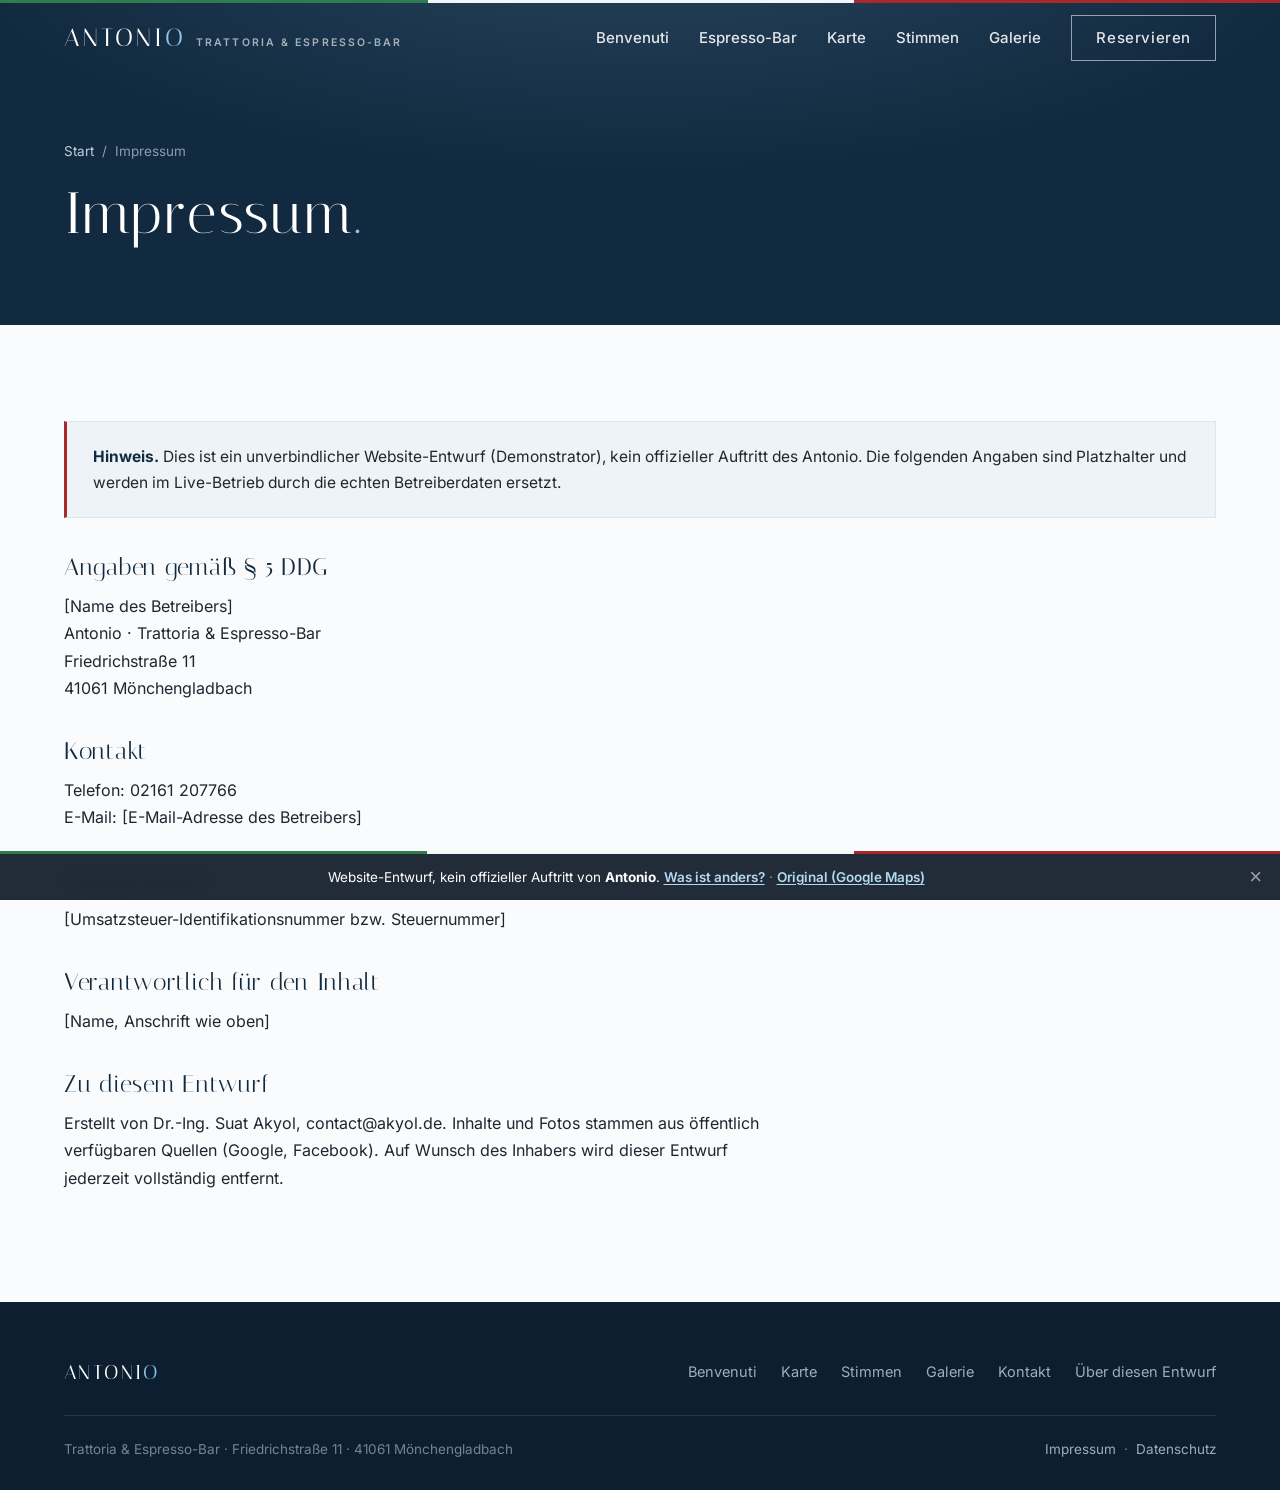
<file: impressum.html>
<!doctype html>
<html lang="de">
<head>
<meta charset="utf-8">
<meta name="viewport" content="width=device-width, initial-scale=1">
<meta name="robots" content="noindex, nofollow">
<title>Impressum | Antonio</title>
<meta name="description" content="Impressum des Website-Entwurfs für das Antonio in Mönchengladbach.">
<link rel="icon" href="media/favicon-32.png" sizes="32x32">
<link rel="apple-touch-icon" href="media/favicon-180.png">
<link rel="stylesheet" href="css/site.css?v=4">
</head>
<body class="sub">
<a href="#main" class="skip">Zum Inhalt springen</a>

<!-- #chrome:header -->
<header class="nav" id="nav">
  <div class="wrap">
    <a href="index.html#top" class="brand" aria-label="Antonio Startseite">
      <b>ANTONI<em>O</em></b>
      <span class="brand__sub">Trattoria &amp; Espresso-Bar</span>
    </a>
    <nav class="nav__links" aria-label="Hauptnavigation">
      <a href="index.html#benvenuti">Benvenuti</a>
      <a href="index.html#espresso">Espresso-Bar</a>
      <a href="index.html#karte">Karte</a>
      <a href="index.html#stimmen">Stimmen</a>
      <a href="index.html#galerie">Galerie</a>
      <a href="tel:+492161207766" class="btn nav__cta">Reservieren</a>
    </nav>
    <button class="burger" id="burger" aria-label="Menü öffnen" aria-expanded="false"><span></span><span></span><span></span></button>
  </div>
</header>
<nav class="mmenu" id="mmenu" aria-label="Mobile Navigation" inert>
  <div class="mmenu__links">
    <a href="index.html#benvenuti"><span class="n">01</span>Benvenuti</a>
    <a href="index.html#espresso"><span class="n">02</span>Espresso-Bar</a>
    <a href="index.html#karte"><span class="n">03</span>Karte</a>
    <a href="index.html#stimmen"><span class="n">04</span>Stimmen</a>
    <a href="index.html#galerie"><span class="n">05</span>Galerie</a>
    <a href="index.html#kontakt"><span class="n">06</span>Kontakt</a>
  </div>
  <div class="mmenu__foot">
    <a class="btn btn--primary" href="tel:+492161207766">Tisch reservieren
      <svg viewBox="0 0 24 24" fill="none" stroke="currentColor" stroke-width="2"><path d="M4 5c0 8 7 15 15 15v-3.5l-4-1.5-2 2a12 12 0 0 1-6-6l2-2L7.5 5H4Z"/></svg></a>
    <div class="mmenu__contact">
      <a href="https://www.facebook.com/p/Antonios-Espresso-Bar-100046776345160/" target="_blank" rel="noopener"><svg viewBox="0 0 24 24" fill="currentColor"><path d="M22 12a10 10 0 1 0-11.6 9.9v-7H7.9V12h2.5V9.8c0-2.5 1.5-3.9 3.8-3.9 1.1 0 2.2.2 2.2.2v2.5h-1.2c-1.2 0-1.6.8-1.6 1.6V12h2.7l-.4 2.9h-2.3v7A10 10 0 0 0 22 12Z"/></svg>Facebook</a>
      <a href="https://www.google.com/maps/search/?api=1&amp;query=Antonio%20Friedrichstra%C3%9Fe%2011%20M%C3%B6nchengladbach" target="_blank" rel="noopener"><svg viewBox="0 0 24 24" fill="none" stroke="currentColor" stroke-width="1.8"><path d="M12 21s-7-5.7-7-11a7 7 0 1 1 14 0c0 5.3-7 11-7 11Z"/><circle cx="12" cy="10" r="2.5"/></svg>Route</a>
    </div>
    <div class="mmenu__meta">Friedrichstraße 11 &middot; Mönchengladbach</div>
  </div>
</nav>
<!-- /#chrome:header -->

<section class="subhero" id="main">
  <div class="wrap">
    <div class="crumb"><a href="index.html#top">Start</a> &nbsp;/&nbsp; Impressum</div>
    <h1 style="margin-top:20px">Impressum<span class="dot">.</span></h1>
  </div>
</section>

<section class="section">
  <div class="wrap">
    <div class="note-box" style="margin-bottom:36px">
      <b>Hinweis.</b> Dies ist ein unverbindlicher Website-Entwurf (Demonstrator), kein offizieller Auftritt des Antonio. Die folgenden Angaben sind Platzhalter und werden im Live-Betrieb durch die echten Betreiberdaten ersetzt.
    </div>
    <div class="prose" style="max-width:720px">
      <h2>Angaben gemäß § 5 DDG</h2>
      <p>[Name des Betreibers]<br>Antonio &middot; Trattoria &amp; Espresso-Bar<br>Friedrichstraße 11<br>41061 Mönchengladbach</p>
      <h2>Kontakt</h2>
      <p>Telefon: 02161 207766<br>E-Mail: [E-Mail-Adresse des Betreibers]</p>
      <h2>Umsatzsteuer</h2>
      <p>[Umsatzsteuer-Identifikationsnummer bzw. Steuernummer]</p>
      <h2>Verantwortlich für den Inhalt</h2>
      <p>[Name, Anschrift wie oben]</p>
      <h2>Zu diesem Entwurf</h2>
      <p>Erstellt von Dr.-Ing. Suat Akyol, contact@akyol.de. Inhalte und Fotos stammen aus öffentlich verfügbaren Quellen (Google, Facebook). Auf Wunsch des Inhabers wird dieser Entwurf jederzeit vollständig entfernt.</p>
    </div>
  </div>
</section>

<!-- #chrome:demobar -->
<div class="demobar" id="demobar">
  <span>Website-Entwurf, kein offizieller Auftritt von <b>Antonio</b>. <a href="hinweise.html">Was ist anders?</a> <span class="demobar__sep">&middot;</span> <a href="https://www.google.com/maps/search/?api=1&amp;query=Antonio%20Friedrichstra%C3%9Fe%2011%20M%C3%B6nchengladbach" target="_blank" rel="noopener">Original (Google Maps)</a></span>
  <button id="demoClose" aria-label="Hinweis schließen">&times;</button>
</div>
<!-- /#chrome:demobar -->
<!-- #chrome:footer -->
<footer class="foot">
  <div class="wrap">
    <div class="foot__top">
      <a href="index.html#top" class="brand"><b>ANTONI<em>O</em></b></a>
      <nav class="foot__nav" aria-label="Footer">
        <a href="index.html#benvenuti">Benvenuti</a>
        <a href="index.html#karte">Karte</a>
        <a href="index.html#stimmen">Stimmen</a>
        <a href="index.html#galerie">Galerie</a>
        <a href="index.html#kontakt">Kontakt</a>
        <a href="hinweise.html">Über diesen Entwurf</a>
      </nav>
    </div>
    <div class="foot__bottom">
      <span>Trattoria &amp; Espresso-Bar &middot; Friedrichstraße 11 &middot; 41061 Mönchengladbach</span>
      <span><a href="impressum.html">Impressum</a> &nbsp;&middot;&nbsp; <a href="datenschutz.html">Datenschutz</a></span>
    </div>
  </div>
</footer>
<!-- /#chrome:footer -->

<script src="js/site.js?v=4" defer></script>
</body>
</html>
</file>
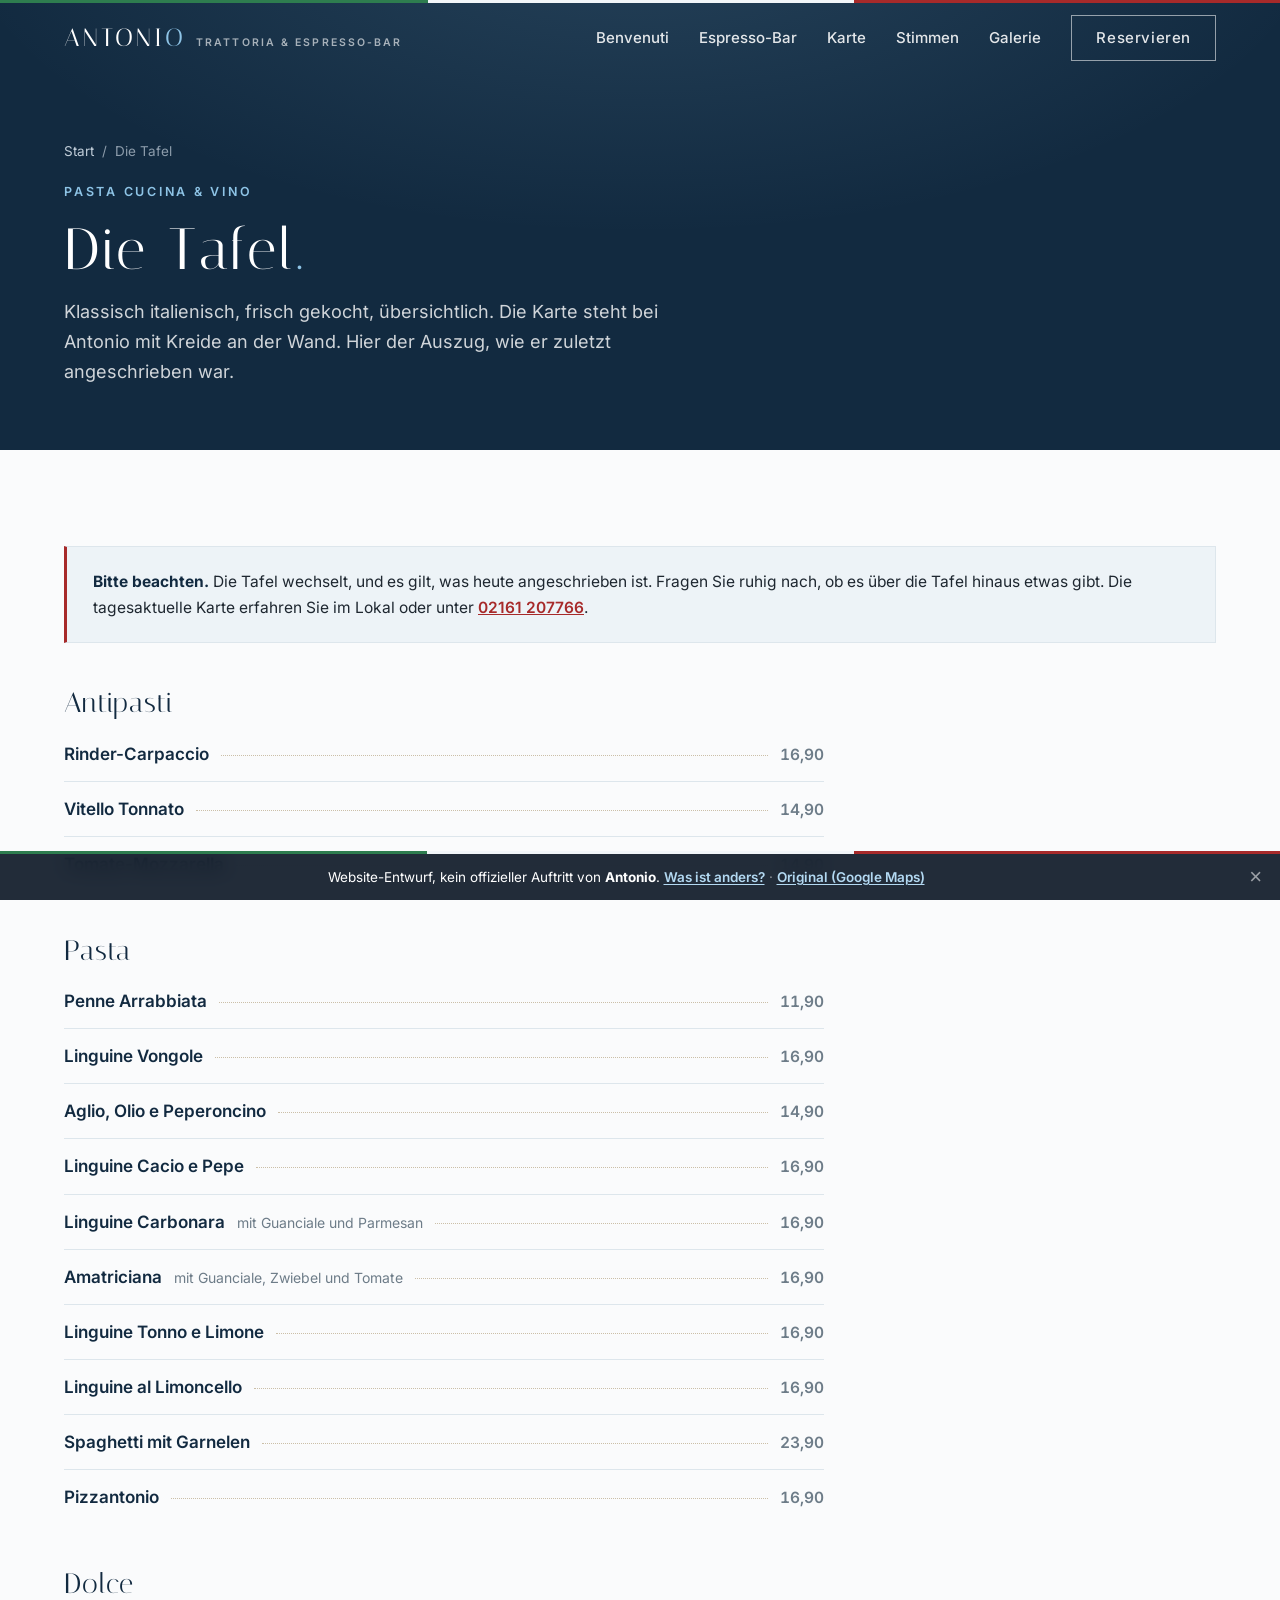
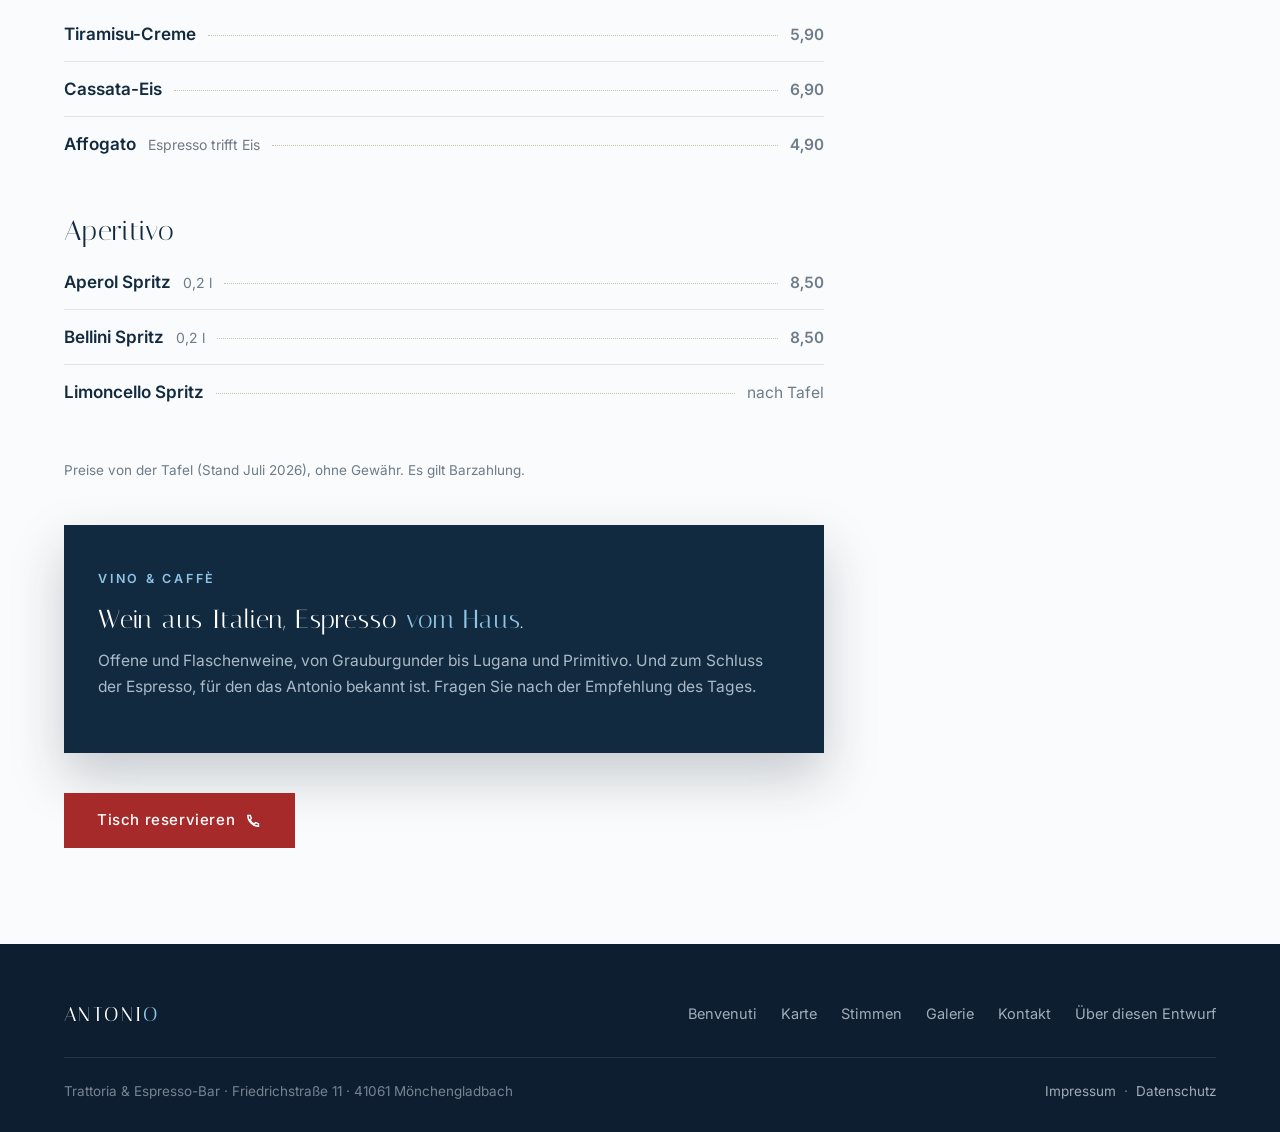
<file: speisekarte.html>
<!doctype html>
<html lang="de">
<head>
<meta charset="utf-8">
<meta name="viewport" content="width=device-width, initial-scale=1">
<meta name="robots" content="noindex, nofollow">
<title>Die Tafel | Antonio</title>
<meta name="description" content="Die Karte des Antonio in Mönchengladbach: klassisch italienische Pasta, Antipasti und Dolce, dazu Aperitivo und Wein. Was heute gilt, steht auf der Tafel.">
<link rel="icon" href="media/favicon-32.png" sizes="32x32">
<link rel="apple-touch-icon" href="media/favicon-180.png">
<link rel="stylesheet" href="css/site.css?v=4">
</head>
<body class="sub">
<a href="#main" class="skip">Zum Inhalt springen</a>

<!-- #chrome:header -->
<header class="nav" id="nav">
  <div class="wrap">
    <a href="index.html#top" class="brand" aria-label="Antonio Startseite">
      <b>ANTONI<em>O</em></b>
      <span class="brand__sub">Trattoria &amp; Espresso-Bar</span>
    </a>
    <nav class="nav__links" aria-label="Hauptnavigation">
      <a href="index.html#benvenuti">Benvenuti</a>
      <a href="index.html#espresso">Espresso-Bar</a>
      <a href="index.html#karte">Karte</a>
      <a href="index.html#stimmen">Stimmen</a>
      <a href="index.html#galerie">Galerie</a>
      <a href="tel:+492161207766" class="btn nav__cta">Reservieren</a>
    </nav>
    <button class="burger" id="burger" aria-label="Menü öffnen" aria-expanded="false"><span></span><span></span><span></span></button>
  </div>
</header>
<nav class="mmenu" id="mmenu" aria-label="Mobile Navigation" inert>
  <div class="mmenu__links">
    <a href="index.html#benvenuti"><span class="n">01</span>Benvenuti</a>
    <a href="index.html#espresso"><span class="n">02</span>Espresso-Bar</a>
    <a href="index.html#karte"><span class="n">03</span>Karte</a>
    <a href="index.html#stimmen"><span class="n">04</span>Stimmen</a>
    <a href="index.html#galerie"><span class="n">05</span>Galerie</a>
    <a href="index.html#kontakt"><span class="n">06</span>Kontakt</a>
  </div>
  <div class="mmenu__foot">
    <a class="btn btn--primary" href="tel:+492161207766">Tisch reservieren
      <svg viewBox="0 0 24 24" fill="none" stroke="currentColor" stroke-width="2"><path d="M4 5c0 8 7 15 15 15v-3.5l-4-1.5-2 2a12 12 0 0 1-6-6l2-2L7.5 5H4Z"/></svg></a>
    <div class="mmenu__contact">
      <a href="https://www.facebook.com/p/Antonios-Espresso-Bar-100046776345160/" target="_blank" rel="noopener"><svg viewBox="0 0 24 24" fill="currentColor"><path d="M22 12a10 10 0 1 0-11.6 9.9v-7H7.9V12h2.5V9.8c0-2.5 1.5-3.9 3.8-3.9 1.1 0 2.2.2 2.2.2v2.5h-1.2c-1.2 0-1.6.8-1.6 1.6V12h2.7l-.4 2.9h-2.3v7A10 10 0 0 0 22 12Z"/></svg>Facebook</a>
      <a href="https://www.google.com/maps/search/?api=1&amp;query=Antonio%20Friedrichstra%C3%9Fe%2011%20M%C3%B6nchengladbach" target="_blank" rel="noopener"><svg viewBox="0 0 24 24" fill="none" stroke="currentColor" stroke-width="1.8"><path d="M12 21s-7-5.7-7-11a7 7 0 1 1 14 0c0 5.3-7 11-7 11Z"/><circle cx="12" cy="10" r="2.5"/></svg>Route</a>
    </div>
    <div class="mmenu__meta">Friedrichstraße 11 &middot; Mönchengladbach</div>
  </div>
</nav>
<!-- /#chrome:header -->

<section class="subhero" id="main">
  <div class="wrap">
    <div class="crumb"><a href="index.html#top">Start</a> &nbsp;/&nbsp; Die Tafel</div>
    <div class="eyebrow" style="margin-top:20px">Pasta Cucina &amp; Vino</div>
    <h1>Die Tafel<span class="dot">.</span></h1>
    <p>Klassisch italienisch, frisch gekocht, übersichtlich. Die Karte steht bei Antonio mit Kreide an der Wand. Hier der Auszug, wie er zuletzt angeschrieben war.</p>
  </div>
</section>

<section class="section">
  <div class="wrap">
    <div class="note-box" style="margin-bottom:44px"><b>Bitte beachten.</b> Die Tafel wechselt, und es gilt, was heute angeschrieben ist. Fragen Sie ruhig nach, ob es über die Tafel hinaus etwas gibt. Die tagesaktuelle Karte erfahren Sie im Lokal oder unter <a href="tel:+492161207766" style="color:var(--rosso);font-weight:600">02161 207766</a>.</div>

    <div style="max-width:760px">
      <h2 style="color:var(--tafel);font-size:clamp(22px,3vw,28px);margin:0 0 8px">Antipasti</h2>
      <div class="menu__list">
        <div class="mrow"><b>Rinder-Carpaccio</b><span class="lead-dots"></span><span class="p">16,90</span></div>
        <div class="mrow"><b>Vitello Tonnato</b><span class="lead-dots"></span><span class="p">14,90</span></div>
        <div class="mrow"><b>Tomate-Mozzarella</b><span class="lead-dots"></span><span class="p">14,90</span></div>
      </div>

      <h2 style="color:var(--tafel);font-size:clamp(22px,3vw,28px);margin:0 0 8px">Pasta</h2>
      <div class="menu__list">
        <div class="mrow"><b>Penne Arrabbiata</b><span class="lead-dots"></span><span class="p">11,90</span></div>
        <div class="mrow"><b>Linguine Vongole</b><span class="lead-dots"></span><span class="p">16,90</span></div>
        <div class="mrow"><b>Aglio, Olio e Peperoncino</b><span class="lead-dots"></span><span class="p">14,90</span></div>
        <div class="mrow"><b>Linguine Cacio e Pepe</b><span class="lead-dots"></span><span class="p">16,90</span></div>
        <div class="mrow"><b>Linguine Carbonara</b> <span style="color:var(--muted);font-size:14px">mit Guanciale und Parmesan</span><span class="lead-dots"></span><span class="p">16,90</span></div>
        <div class="mrow"><b>Amatriciana</b> <span style="color:var(--muted);font-size:14px">mit Guanciale, Zwiebel und Tomate</span><span class="lead-dots"></span><span class="p">16,90</span></div>
        <div class="mrow"><b>Linguine Tonno e Limone</b><span class="lead-dots"></span><span class="p">16,90</span></div>
        <div class="mrow"><b>Linguine al Limoncello</b><span class="lead-dots"></span><span class="p">16,90</span></div>
        <div class="mrow"><b>Spaghetti mit Garnelen</b><span class="lead-dots"></span><span class="p">23,90</span></div>
        <div class="mrow"><b>Pizzantonio</b><span class="lead-dots"></span><span class="p">16,90</span></div>
      </div>

      <h2 style="color:var(--tafel);font-size:clamp(22px,3vw,28px);margin:0 0 8px">Dolce</h2>
      <div class="menu__list">
        <div class="mrow"><b>Tiramisu-Creme</b><span class="lead-dots"></span><span class="p">5,90</span></div>
        <div class="mrow"><b>Cassata-Eis</b><span class="lead-dots"></span><span class="p">6,90</span></div>
        <div class="mrow"><b>Affogato</b> <span style="color:var(--muted);font-size:14px">Espresso trifft Eis</span><span class="lead-dots"></span><span class="p">4,90</span></div>
      </div>

      <h2 style="color:var(--tafel);font-size:clamp(22px,3vw,28px);margin:0 0 8px">Aperitivo</h2>
      <div class="menu__list">
        <div class="mrow"><b>Aperol Spritz</b> <span style="color:var(--muted);font-size:14px">0,2 l</span><span class="lead-dots"></span><span class="p">8,50</span></div>
        <div class="mrow"><b>Bellini Spritz</b> <span style="color:var(--muted);font-size:14px">0,2 l</span><span class="lead-dots"></span><span class="p">8,50</span></div>
        <div class="mrow"><b>Limoncello Spritz</b><span class="lead-dots"></span><span>nach Tafel</span></div>
      </div>
      <p class="mnote">Preise von der Tafel (Stand Juli 2026), ohne Gewähr. Es gilt Barzahlung.</p>
    </div>

    <div class="menu__aside" style="max-width:760px;margin-top:44px">
      <span class="eyebrow">Vino &amp; Caffè</span>
      <h3>Wein aus Italien, Espresso <em>vom Haus</em>.</h3>
      <p>Offene und Flaschenweine, von Grauburgunder bis Lugana und Primitivo. Und zum Schluss der Espresso, für den das Antonio bekannt ist. Fragen Sie nach der Empfehlung des Tages.</p>
    </div>

    <div style="margin-top:40px">
      <a class="btn btn--primary" href="tel:+492161207766">Tisch reservieren
        <svg viewBox="0 0 24 24" fill="none" stroke="currentColor" stroke-width="2"><path d="M4 5c0 8 7 15 15 15v-3.5l-4-1.5-2 2a12 12 0 0 1-6-6l2-2L7.5 5H4Z"/></svg></a>
    </div>
  </div>
</section>

<!-- #chrome:demobar -->
<div class="demobar" id="demobar">
  <span>Website-Entwurf, kein offizieller Auftritt von <b>Antonio</b>. <a href="hinweise.html">Was ist anders?</a> <span class="demobar__sep">&middot;</span> <a href="https://www.google.com/maps/search/?api=1&amp;query=Antonio%20Friedrichstra%C3%9Fe%2011%20M%C3%B6nchengladbach" target="_blank" rel="noopener">Original (Google Maps)</a></span>
  <button id="demoClose" aria-label="Hinweis schließen">&times;</button>
</div>
<!-- /#chrome:demobar -->
<!-- #chrome:footer -->
<footer class="foot">
  <div class="wrap">
    <div class="foot__top">
      <a href="index.html#top" class="brand"><b>ANTONI<em>O</em></b></a>
      <nav class="foot__nav" aria-label="Footer">
        <a href="index.html#benvenuti">Benvenuti</a>
        <a href="index.html#karte">Karte</a>
        <a href="index.html#stimmen">Stimmen</a>
        <a href="index.html#galerie">Galerie</a>
        <a href="index.html#kontakt">Kontakt</a>
        <a href="hinweise.html">Über diesen Entwurf</a>
      </nav>
    </div>
    <div class="foot__bottom">
      <span>Trattoria &amp; Espresso-Bar &middot; Friedrichstraße 11 &middot; 41061 Mönchengladbach</span>
      <span><a href="impressum.html">Impressum</a> &nbsp;&middot;&nbsp; <a href="datenschutz.html">Datenschutz</a></span>
    </div>
  </div>
</footer>
<!-- /#chrome:footer -->

<script src="js/site.js?v=4" defer></script>
</body>
</html>
</file>
<file: css/site.css>
/* ANTONIO - Trattoria & Espresso-Bar, Mönchengladbach. Redesign-Entwurf.
   Design-System: Tafel-Schwarzbraun + Tricolore (Marken-Rot, Basilikum-Gruen, Weiss) + Gold.
   Schriften: Italiana (elegante italienische Display-Antiqua, nur Schnitt 400) + Inter (Body). */

@font-face{
  font-family:'Italiana';font-style:normal;font-weight:400;font-display:swap;
  src:url('../font/italiana.woff2') format('woff2');
}
@font-face{
  font-family:'Inter';font-style:normal;font-weight:100 900;font-display:swap;
  src:url('../font/inter.woff2') format('woff2-variations');
}

:root{
  --tafel:#122a40;      /* Blu notte: Hero-Overlay, dunkle Sektionen, Footer (blaue Schirme) */
  --tafel-2:#1a3550;    /* dunkle Karte / Tafel-Board */
  --tafel-3:#224060;    /* dunkle Karte 2 */
  --rosso:#a72a2a;      /* AKZENT Marken-Rot (Wortmarke an der Fassade) */
  --rosso-d:#832020;    /* Akzent dunkler (Hover) */
  --verde:#2e7d4f;      /* AKZENT 2 Basilikum-Gruen (Tafel-Ueberschrift, Serviette) */
  --verde-d:#245f3d;    /* Gruen dunkler (Hover) */
  --oro:#8ec4e6;        /* Azzurro hell (Markise/Schirme): Sekundaerakzent auf dunkel */
  --oro-h:#b3d9f2;      /* Azzurro heller (Hover auf dunkel) */
  --kreide:#dfeaf3;     /* Kreide-Ton auf der blauen Tafel */
  --latte:#edf3f7;      /* Sektions-BG hell (Azzurro-Grau) */
  --milk:#fafbfc;       /* Grund-BG: helles Tageslicht, fast weiss */
  --white:#ffffff;
  --ink:#1e2730;        /* Fliesstext auf hell */
  --muted:#6d7c88;      /* gedaempft */
  --line:#dde6ec;       /* Haarlinie */
  --wrap:1200px;
  --ease:cubic-bezier(.22,1,.36,1);
  --nav-h:76px;
}

*,*::before,*::after{box-sizing:border-box}
html{-webkit-text-size-adjust:100%;scroll-behavior:smooth;overflow-x:clip}
html,*{-webkit-tap-highlight-color:transparent}
body{
  margin:0;background:var(--milk);color:var(--ink);
  font-family:'Inter',system-ui,-apple-system,Segoe UI,sans-serif;
  font-size:17px;line-height:1.65;font-weight:400;
  overflow-x:clip;overflow-wrap:break-word;
}
img{max-width:100%;height:auto;display:block}
a{color:var(--rosso)}
::selection{background:rgba(167,42,42,.22)}
::-moz-selection{background:rgba(167,42,42,.22)}
.wrap{max-width:var(--wrap);margin:0 auto;padding:0 24px}
.skip{position:absolute;left:-9999px;top:0;background:var(--tafel);color:#fff;padding:10px 16px;z-index:200}
.skip:focus{left:0}

/* Tricolore: schmaler Streifen am oberen Seitenrand + Akzent-Bar unter Sektionskoepfen */
body::before{
  content:"";position:fixed;top:0;left:0;right:0;height:3px;z-index:140;pointer-events:none;
  background:linear-gradient(90deg,var(--verde) 0 33.4%,#f2f6f9 33.4% 66.7%,var(--rosso) 66.7% 100%);
}
.tri{
  display:block;width:46px;height:4px;margin-top:16px;
  background:linear-gradient(90deg,var(--verde) 0 33.4%,#fff 33.4% 66.7%,var(--rosso) 66.7% 100%);
  box-shadow:0 0 0 1px rgba(0,0,0,.06);
}
.shead.center .tri{margin-left:auto;margin-right:auto}

h1,h2,h3{font-family:'Italiana',serif;font-weight:400;letter-spacing:.03em;line-height:1.12;margin:0}
h1 em,h2 em,h3 em{font-style:normal;color:var(--rosso)}
.on-dark h2 em,.on-dark h3 em{color:var(--oro)}
p{margin:0 0 1em}
.lead{font-size:19px;line-height:1.6}
.muted{color:var(--muted)}
.eyebrow{
  display:inline-block;font-family:'Inter';font-size:12.5px;font-weight:600;
  letter-spacing:.22em;text-transform:uppercase;color:var(--verde);
}

/* ---------- Buttons (radius 0, Ghost ueber dunklem Grund) ---------- */
.btn{
  display:inline-flex;align-items:center;justify-content:center;gap:10px;
  padding:14px 32px;border:1px solid transparent;font-family:'Inter';
  font-size:15px;font-weight:500;letter-spacing:.04em;text-decoration:none;
  cursor:pointer;transition:background .3s var(--ease),color .3s var(--ease),border-color .3s var(--ease);
  border-radius:0;background:none;
}
.btn svg{width:17px;height:17px;flex:0 0 auto}
.btn--primary{background:var(--rosso);color:#fff;border-color:var(--rosso)}
.btn--primary:hover{background:var(--rosso-d);border-color:var(--rosso-d)}
.btn--gold{border-color:rgba(142,196,230,.8);color:var(--oro-h)}
.btn--gold:hover{background:rgba(142,196,230,.14);border-color:var(--oro-h)}
.btn--ghost{border-color:rgba(255,255,255,.55);color:#fff;font-weight:500}
.btn--ghost:hover{background:rgba(255,255,255,.14);border-color:rgba(255,255,255,.85)}
.btn--dark{border-color:var(--tafel);color:var(--tafel)}
.btn--dark:hover{background:var(--tafel);color:var(--milk)}
.btn:active{transform:translateY(1px)}

/* ---------- Navigation ---------- */
.nav{
  position:fixed;top:0;left:0;right:0;z-index:100;height:var(--nav-h);
  display:flex;align-items:center;
  transition:background .35s var(--ease),box-shadow .35s var(--ease);
}
.nav .wrap{display:flex;align-items:center;justify-content:space-between;width:100%}
.brand{display:flex;align-items:baseline;gap:10px;text-decoration:none}
.brand b{
  font-family:'Italiana',serif;font-weight:400;font-size:25px;letter-spacing:.12em;
  color:#fff;transition:color .35s var(--ease);
}
.brand b em{font-style:normal;color:var(--oro)}
.brand .brand__sub{
  font-size:10.5px;font-weight:600;letter-spacing:.2em;text-transform:uppercase;
  color:rgba(255,255,255,.62);transition:color .35s var(--ease);
}
.brand{transition:transform .28s var(--ease);transform-origin:center}
.brand:hover{transform:scale(1.06)}
.nav__links{display:flex;align-items:center;gap:30px}
.nav__links a{
  position:relative;color:rgba(255,255,255,.88);text-decoration:none;
  font-size:15px;font-weight:500;transition:color .3s var(--ease);
}
.nav__links a::after{
  content:"";position:absolute;left:0;right:100%;bottom:-6px;height:1.5px;
  background:var(--oro);transition:right .32s var(--ease);
}
.nav__links a:hover::after,.nav__links a.active::after{right:0}
.nav__links a.nav__cta{padding:10px 24px;border:1px solid rgba(255,255,255,.55)}
.nav__links a.nav__cta::after{display:none}
.nav__links a.nav__cta:hover{background:rgba(255,255,255,.14)}
.nav.scrolled{background:rgba(250,251,252,.92);backdrop-filter:blur(14px) saturate(140%);box-shadow:0 1px 0 var(--line)}
.nav.scrolled .brand b{color:var(--tafel)}
.nav.scrolled .brand b em{color:var(--rosso)}
.nav.scrolled .brand .brand__sub{color:var(--muted)}
.nav.scrolled .nav__links a{color:var(--ink)}
.nav.scrolled .nav__links a::after{background:var(--rosso)}
.nav.scrolled .nav__links a.nav__cta{border-color:var(--rosso);color:var(--rosso)}
.nav.scrolled .nav__links a.nav__cta:hover{background:rgba(167,42,42,.08)}

.burger{
  display:none;width:44px;height:44px;background:none;border:0;cursor:pointer;
  flex-direction:column;justify-content:center;align-items:center;gap:6px;z-index:130;
}
.burger span{display:block;width:26px;height:2px;background:#fff;transition:transform .3s var(--ease),opacity .3s var(--ease),background .3s var(--ease)}
.nav.scrolled .burger span{background:var(--tafel)}
.nav.menu-open .burger span{background:#fff}
.nav.menu-open .burger span:nth-child(1){transform:translateY(8px) rotate(45deg)}
.nav.menu-open .burger span:nth-child(2){opacity:0}
.nav.menu-open .burger span:nth-child(3){transform:translateY(-8px) rotate(-45deg)}
.nav.menu-open{background:none;box-shadow:none;backdrop-filter:none;z-index:130}
.nav.menu-open .brand b{color:#fff}
.nav.menu-open .brand b em{color:var(--oro)}
.nav.menu-open .brand .brand__sub{color:rgba(255,255,255,.62)}

/* Mobiles Menue: Glas auf Tafel-Braun, Header schwebt, Burger morpht */
.mmenu{
  position:fixed;inset:0;z-index:110;height:100lvh;
  background:rgba(13,28,44,.86);backdrop-filter:blur(20px) saturate(140%);
  display:flex;flex-direction:column;justify-content:center;
  padding:calc(var(--nav-h) + 12px) 30px 34px;
  transform:translateX(102%);transition:transform .42s var(--ease);
  overflow-y:auto;overscroll-behavior:contain;
}
.mmenu.open{transform:none}
.mmenu__links{display:flex;flex-direction:column;gap:4px;margin:auto 0 26px}
.mmenu__links a{
  display:flex;align-items:baseline;gap:16px;text-decoration:none;
  font-family:'Italiana',serif;font-weight:400;font-size:clamp(23px,5.8vw,28px);
  letter-spacing:.06em;color:var(--kreide);padding:9px 0 9px 2px;
  border-bottom:1px solid rgba(223,234,243,.12);
  transition:color .3s var(--ease),padding-left .3s var(--ease);
  opacity:0;transform:translateY(14px);
}
.mmenu__links a:last-child{border-bottom:0}
.mmenu.open .mmenu__links a{animation:mmin .5s var(--ease) forwards}
.mmenu.open .mmenu__links a:nth-child(1){animation-delay:.06s}
.mmenu.open .mmenu__links a:nth-child(2){animation-delay:.11s}
.mmenu.open .mmenu__links a:nth-child(3){animation-delay:.16s}
.mmenu.open .mmenu__links a:nth-child(4){animation-delay:.21s}
.mmenu.open .mmenu__links a:nth-child(5){animation-delay:.26s}
.mmenu.open .mmenu__links a:nth-child(6){animation-delay:.31s}
@keyframes mmin{to{opacity:1;transform:none}}
.mmenu__links a:hover{color:#fff;padding-left:12px}
.mmenu__links .n{font-family:'Inter';font-size:12px;font-weight:600;letter-spacing:.14em;color:#6fbf8f}
.mmenu__foot{display:flex;flex-direction:column;gap:14px;margin-bottom:auto}
.mmenu__foot .btn{width:100%}
.mmenu__contact{display:grid;grid-template-columns:1fr 1fr;gap:10px}
.mmenu__contact a{
  display:inline-flex;align-items:center;justify-content:center;gap:8px;
  border:1px solid rgba(223,234,243,.28);color:var(--kreide);text-decoration:none;
  font-size:14px;font-weight:500;padding:11px 10px;transition:background .3s var(--ease);
}
.mmenu__contact a:hover{background:rgba(255,255,255,.10)}
.mmenu__contact svg{width:16px;height:16px}
.mmenu__meta{text-align:center;font-size:13px;color:rgba(223,234,243,.55)}

/* ---------- Hero ---------- */
.hero{
  position:relative;min-height:100svh;display:flex;align-items:center;
  background:var(--tafel);overflow:hidden;padding:calc(var(--nav-h) + 34px) 0 64px;
}
.hero__bg{
  position:absolute;left:0;right:0;top:-16%;height:132%;z-index:0;
  background:url('../media/hero.webp') center 38%/cover no-repeat;
  will-change:transform;backface-visibility:hidden;
}
.hero__bg::after{
  content:"";position:absolute;inset:0;
  background:linear-gradient(100deg,rgba(12,24,38,.93) 0%,rgba(12,24,38,.82) 44%,rgba(12,24,38,.55) 100%);
}
.hero .wrap{position:relative;z-index:1;width:100%}
.hero__grid{display:grid;grid-template-columns:1.15fr .85fr;gap:56px;align-items:center}
.hero__grid>*{min-width:0}
.hero__inner{color:#fff}
.hero__eyebrow{color:var(--oro);letter-spacing:.26em}
.hero h1{
  font-size:clamp(48px,7.6vw,92px);font-weight:400;color:#fff;
  letter-spacing:.07em;margin:16px 0 0;
}
.hero h1 em{font-style:normal;color:var(--oro)}
.hero h1 .dot{color:var(--rosso)}
.hero__sub{font-size:clamp(17px,2vw,19.5px);line-height:1.6;color:rgba(255,255,255,.86);max-width:52ch;margin:20px 0 0}
.hero__cta{display:flex;gap:14px;margin-top:32px;flex-wrap:wrap}

/* Eingangsanimation: H1 nur transform (LCP), Rest darf faden */
.h-anim{animation:heroUp .8s var(--ease) both}
.hero h1.h-anim{animation:heroRise .8s var(--ease) both}
.hero__eyebrow.h-anim{animation-delay:.06s}
.hero h1.h-anim{animation-delay:.12s}
.hero__sub.h-anim{animation-delay:.26s}
.hero__cta.h-anim{animation-delay:.38s}
.ribbon.h-anim{animation-delay:.52s}
.hero__board.h-anim{animation-delay:.30s}
@keyframes heroRise{from{transform:translateY(26px)}to{transform:none}}
@keyframes heroUp{from{opacity:0;transform:translateY(22px)}to{opacity:1;transform:none}}

/* Die Tafel (Herzstueck): Karte des Tages als Kreidetafel */
.hero__board{position:relative}
.board{
  background:linear-gradient(160deg,var(--tafel-2),#152c44 70%);
  border:1px solid rgba(223,234,243,.16);
  box-shadow:0 30px 60px rgba(3,10,18,.5), inset 0 0 0 6px rgba(0,0,0,.16), inset 0 0 90px rgba(4,14,26,.4);
  padding:34px 34px 26px;transform:rotate(-1.4deg);
}
.board__head{text-align:center;border-bottom:1px dashed rgba(223,234,243,.28);padding-bottom:16px;margin-bottom:16px}
.board__head b{
  font-family:'Italiana',serif;font-weight:400;font-size:20px;letter-spacing:.22em;
  color:#6fbf8f;display:block;
}
.board__head span{font-size:12px;letter-spacing:.18em;text-transform:uppercase;color:rgba(223,234,243,.55)}
.board__row{
  display:flex;align-items:baseline;gap:10px;
  color:var(--kreide);font-size:15.5px;padding:7px 0;
}
.board__row b{font-weight:600;color:#fff;white-space:nowrap}
.board__row .dots{flex:1;border-bottom:1px dotted rgba(223,234,243,.35);transform:translateY(-4px)}
.board__row .p{font-variant-numeric:tabular-nums;color:var(--oro-h);font-weight:500;white-space:nowrap}
.board__foot{
  text-align:center;margin-top:14px;padding-top:14px;border-top:1px dashed rgba(223,234,243,.28);
  font-size:13px;letter-spacing:.06em;color:rgba(223,234,243,.6);
}

/* Kontakt-Ribbon unterm Hero-Text */
.ribbon{
  display:flex;flex-wrap:wrap;gap:14px 28px;margin-top:40px;padding-top:22px;
  border-top:1px solid rgba(255,255,255,.18);color:rgba(255,255,255,.82);
  font-size:14.5px;min-width:0;overflow:hidden;
}
@media(max-width:700px){.ribbon{flex-wrap:nowrap}}
.ribbon span{display:inline-flex;align-items:center;gap:9px;white-space:nowrap}
.ribbon svg{width:16px;height:16px;color:var(--oro);flex:0 0 auto}
.ribbon__track{display:flex;gap:34px;will-change:transform}

/* ---------- Sektionen ---------- */
.section{padding:96px 0}
.section--latte{background:var(--latte)}
.section--white{background:var(--white)}
.section--dark{background:var(--tafel);color:rgba(255,255,255,.88)}
.section--dark h2,.section--dark h3{color:#fff}
.shead{max-width:720px;margin-bottom:52px}
.shead h2{font-size:clamp(30px,4.6vw,46px);color:var(--tafel);margin:14px 0 16px}
.section--dark .shead h2{color:#fff}
.shead p{color:var(--muted);font-size:18px}
.section--dark .shead p{color:rgba(255,255,255,.68)}
.shead.center{margin-left:auto;margin-right:auto;text-align:center}

.split{display:grid;grid-template-columns:1fr 1fr;gap:64px;align-items:center}
.split>*{min-width:0}
.split__media{
  min-height:460px;background-size:cover;background-position:center;
  box-shadow:0 24px 50px rgba(16,32,48,.18);
}

.usps{list-style:none;margin:28px 0 0;padding:0}
.usps li{
  display:flex;align-items:baseline;gap:14px;padding:12px 2px;
  border-bottom:1px solid var(--line);font-size:15.5px;color:var(--muted);
}
.usps li:last-child{border-bottom:0}
.usps b{font-weight:600;color:var(--ink);white-space:nowrap}
.usps .mark{
  flex:0 0 6px;align-self:stretch;margin:6px 0;
  background:linear-gradient(180deg,var(--verde) 0 33.4%,#fff 33.4% 66.7%,var(--rosso) 66.7% 100%);
  box-shadow:0 0 0 1px rgba(0,0,0,.05);
}

/* Espresso-Sektion (dunkel) */
.esp{display:grid;grid-template-columns:.9fr 1.1fr;gap:64px;align-items:center}
.esp>*{min-width:0}
.esp__media{display:grid;grid-template-columns:1fr 1fr;gap:14px}
.esp__media img{width:100%;height:100%;object-fit:cover;box-shadow:0 18px 40px rgba(0,0,0,.4)}
.esp__media img:first-child{grid-column:1/-1;aspect-ratio:16/10}
.esp__media img:not(:first-child){aspect-ratio:1/1}
.esp__quote{
  margin:26px 0 0;padding-left:18px;border-left:2px solid var(--oro);
  font-size:19px;line-height:1.55;color:#fff;font-style:italic;
}
.esp__quote cite{display:block;margin-top:10px;font-style:normal;font-size:13.5px;letter-spacing:.08em;color:rgba(223,234,243,.6)}

/* Karte / Menue-Zeilen */
.menu{display:grid;grid-template-columns:1.2fr .8fr;gap:56px;align-items:start}
.menu>*{min-width:0}
.mrow{display:flex;align-items:baseline;gap:12px;padding:13px 0;border-bottom:1px solid var(--line)}
.mrow:last-child{border-bottom:0}
.mrow b{font-weight:600;color:var(--tafel);white-space:nowrap}
.mrow .lead-dots{flex:1;border-bottom:1px dotted #cbbfa8;transform:translateY(-4px);min-width:24px}
.mrow span:last-child{color:var(--muted);font-size:15.5px;text-align:right}
.mrow .p{color:var(--rosso);font-weight:600;font-variant-numeric:tabular-nums;font-size:15.5px;white-space:nowrap}
.menu__aside{
  background:var(--tafel);color:var(--kreide);padding:38px 34px;
  box-shadow:0 24px 50px rgba(16,32,48,.22);
}
.menu__aside .eyebrow{color:var(--oro)}
.menu__aside h3{color:#fff;font-size:clamp(21px,2.6vw,26px);margin:14px 0 14px}
.menu__aside h3 em{color:var(--oro);font-style:normal}
.menu__aside p{color:rgba(223,234,243,.75);font-size:15.5px}

/* Stimmen */
.rating{
  display:inline-flex;align-items:center;gap:16px;background:var(--white);
  border:1px solid var(--line);padding:16px 24px;box-shadow:0 14px 34px rgba(16,32,48,.10);
}
.rating__num{font-family:'Italiana',serif;font-weight:400;font-size:38px;color:var(--tafel);line-height:1}
.rating__stars{display:inline-flex;gap:2px;color:#e0a83c}
.rating__stars svg{width:17px;height:17px}
.rating__meta{display:block;font-size:13.5px;color:var(--muted);margin-top:3px}
.voices{display:grid;grid-template-columns:repeat(3,1fr);gap:22px;margin-top:46px}
.voice{
  margin:0;background:var(--white);border:1px solid var(--line);padding:26px 26px 22px;
  display:flex;flex-direction:column;transition:box-shadow .3s var(--ease),border-color .3s var(--ease);
}
.voice:hover{box-shadow:0 16px 36px rgba(16,32,48,.10);border-color:#d9cdb4}
.voice__stars{display:flex;gap:2px;color:#e0a83c;margin-bottom:12px}
.voice__stars svg{width:14px;height:14px}
.voice p{font-size:15.5px;line-height:1.6;color:var(--ink);flex:1}
.voice figcaption{margin-top:14px;display:flex;justify-content:space-between;align-items:baseline;gap:10px}
.voice__who{font-weight:600;font-size:14.5px;color:var(--tafel)}
.voice__src{font-size:12.5px;color:var(--muted)}
.voices__more{text-align:center;margin-top:40px}

/* Galerie (JS-Masonry) */
.gallery{display:flex;gap:14px;align-items:flex-start}
.gallery__col{display:flex;flex-direction:column;gap:14px;flex:1;min-width:0}
.gallery picture{display:block;cursor:pointer;overflow:hidden}
.gallery img{width:100%;transition:opacity .3s var(--ease)}
.gallery picture:hover img{opacity:.88}

/* Lightbox */
.lb{
  position:fixed;inset:0;z-index:150;background:rgba(8,18,30,.94);
  display:none;align-items:center;justify-content:center;padding:44px;
}
.lb.open{display:flex}
.lb img{max-width:min(1200px,92vw);max-height:86vh;width:auto;height:auto;box-shadow:0 30px 80px rgba(0,0,0,.5)}
.lb__close,.lb__nav{
  position:absolute;background:none;border:0;color:rgba(255,255,255,.75);
  font-size:38px;cursor:pointer;line-height:1;padding:12px;transition:color .25s var(--ease);
}
.lb__close:hover,.lb__nav:hover{color:#fff}
.lb__close{top:16px;right:20px}
.lb__nav{top:50%;transform:translateY(-50%);font-size:54px}
.lb__nav.prev{left:14px}.lb__nav.next{right:14px}
.lb__count{
  position:absolute;bottom:18px;left:0;right:0;text-align:center;
  color:rgba(255,255,255,.75);font-size:13.5px;letter-spacing:.08em;font-variant-numeric:tabular-nums;
}

/* Kontakt / CTA */
.cta{max-width:760px;margin:0 auto;text-align:center}
.cta .eyebrow{color:var(--oro)}
.cta h2{font-size:clamp(30px,4.6vw,46px);color:#fff;margin:14px 0 18px}
.cta p{color:rgba(255,255,255,.78);font-size:18px}
.cta__row{display:flex;gap:14px;justify-content:center;margin-top:30px;flex-wrap:wrap}
.cta__tel{
  display:inline-flex;align-items:center;gap:10px;margin-top:26px;
  color:var(--oro-h);text-decoration:none;font-size:21px;font-weight:600;letter-spacing:.04em;
}
.cta__tel svg{width:19px;height:19px}
.cta__tel:hover{color:#fff}
.hours{border-top:1px solid rgba(223,234,243,.16)}
.hrow{
  display:flex;justify-content:space-between;gap:18px;padding:12px 2px;
  border-bottom:1px solid rgba(223,234,243,.16);font-size:15.5px;color:rgba(255,255,255,.85);
}
.hrow b{font-weight:600;color:#fff;text-align:left}
.hrow span{text-align:right;color:rgba(223,234,243,.75)}
.hrow.closed span{color:rgba(223,234,243,.45)}
.cta__meta{
  display:flex;flex-direction:column;gap:6px;margin-top:30px;
  font-size:15px;color:rgba(223,234,243,.75);
}
.cta__meta b{color:#fff;font-weight:600}
.cta__note{
  display:inline-block;margin-top:22px;padding:9px 18px;border:1px dashed rgba(223,234,243,.35);
  font-size:13.5px;letter-spacing:.05em;color:rgba(223,234,243,.7);
}
.social{display:flex;gap:12px}
.social a{
  display:inline-flex;align-items:center;gap:9px;padding:11px 20px;
  border:1px solid rgba(255,255,255,.4);color:#fff;text-decoration:none;
  font-size:14.5px;font-weight:500;transition:background .3s var(--ease);
}
.social a:hover{background:rgba(255,255,255,.12)}
.social svg{width:16px;height:16px}

/* ---------- Footer ---------- */
.foot{background:#0d1e30;color:rgba(223,234,243,.7);padding:54px 0 30px}
.foot .brand b{font-size:20px}
.foot__top{display:flex;justify-content:space-between;align-items:center;gap:26px;flex-wrap:wrap;padding-bottom:26px;border-bottom:1px solid rgba(223,234,243,.12)}
.foot__nav{display:flex;gap:24px;flex-wrap:wrap}
.foot__nav a{color:rgba(223,234,243,.7);text-decoration:none;font-size:14.5px;transition:color .25s var(--ease)}
.foot__nav a:hover{color:#fff}
.foot__bottom{display:flex;justify-content:space-between;gap:16px;flex-wrap:wrap;padding-top:22px;font-size:13.5px;color:rgba(223,234,243,.5)}
.foot__bottom a{color:rgba(223,234,243,.7);text-decoration:none}
.foot__bottom a:hover{color:#fff}

/* ---------- Demo-Leiste ---------- */
.demobar{
  position:fixed;bottom:0;left:0;right:0;z-index:120;
  background:rgba(10,22,36,.9);backdrop-filter:blur(10px);color:#fff;
  display:flex;align-items:center;justify-content:center;gap:16px;
  padding:12px 46px 12px 18px;font-size:13.5px;text-align:center;
  border-top:3px solid transparent;border-image:linear-gradient(90deg,var(--verde) 0 33.4%,#f2f6f9 33.4% 66.7%,var(--rosso) 66.7% 100%) 1;transform:translateY(100%);
  animation:demoin .5s .9s var(--ease) forwards;
}
@keyframes demoin{to{transform:none}}
.demobar a{color:var(--oro-h);text-decoration:underline;text-underline-offset:2px;font-weight:600}
.demobar__sep{opacity:.5}
.demobar button{position:absolute;right:12px;background:none;border:0;color:rgba(255,255,255,.55);font-size:22px;cursor:pointer}
.demobar button:hover{color:#fff}
.demobar.hide{display:none}

/* ---------- Unterseiten ---------- */
.subhero{
  background:var(--tafel);color:#fff;
  padding:calc(var(--nav-h) + 64px) 0 64px;position:relative;overflow:hidden;
}
.subhero::after{
  content:"";position:absolute;inset:0;pointer-events:none;
  background:radial-gradient(90% 120% at 50% -20%,rgba(142,196,230,.16),transparent 60%);
}
.subhero .wrap{position:relative;z-index:1}
.crumb{font-size:13.5px;color:rgba(223,234,243,.6)}
.crumb a{color:rgba(223,234,243,.85);text-decoration:none}
.crumb a:hover{color:#fff}
.subhero h1{font-size:clamp(34px,5.4vw,58px);color:#fff;letter-spacing:.05em;margin:14px 0 14px}
.subhero h1 .dot{color:var(--oro)}
.subhero p{max-width:640px;color:rgba(255,255,255,.8);font-size:18px;margin:0}
.subhero .eyebrow{color:var(--oro)}

.note-box{
  background:var(--latte);border:1px solid var(--line);border-left:3px solid var(--rosso);
  padding:22px 26px;font-size:15.5px;line-height:1.65;color:var(--ink);
}
.note-box b{color:var(--tafel)}

/* Hinweise: ToC, Karten, Skala, Design-System, Tabelle, Metriken, Referenzen */
.toc{display:grid;grid-template-columns:repeat(6,1fr);gap:10px;margin-top:30px}
.toc a{
  display:flex;align-items:center;justify-content:center;gap:9px;
  border:1px solid rgba(223,234,243,.28);color:var(--kreide);text-decoration:none;
  font-size:13.5px;font-weight:500;padding:11px 8px;transition:background .3s var(--ease),border-color .3s var(--ease);
}
.toc a:hover{background:rgba(255,255,255,.08);border-color:rgba(223,234,243,.55)}
.toc .num{color:var(--oro);font-size:11.5px;font-weight:600;letter-spacing:.08em}
.toc-top{
  position:fixed;right:22px;bottom:64px;z-index:90;width:46px;height:46px;
  background:var(--tafel);border:1px solid rgba(223,234,243,.3);color:#fff;cursor:pointer;
  display:flex;align-items:center;justify-content:center;
  opacity:0;pointer-events:none;transition:opacity .3s var(--ease);
}
.toc-top.show{opacity:1;pointer-events:auto}
.toc-top svg{width:18px;height:18px}
.toc-top:hover{background:var(--rosso)}

.stat{
  display:inline-block;font-size:12.5px;font-weight:600;letter-spacing:.2em;
  text-transform:uppercase;color:var(--rosso);
}
.two{display:grid;gap:22px}
.card{
  background:var(--white);border:1px solid var(--line);padding:28px 28px 24px;
  display:flex;flex-direction:column;
}
.card h3{font-size:19px;color:var(--tafel);margin:0 0 14px;font-family:'Inter';font-weight:600;letter-spacing:0}
.card p{font-size:15px;color:var(--muted);margin:0}
.card .ic{width:26px;height:26px;color:var(--rosso);margin-bottom:16px}
.chk{list-style:none;margin:0;padding:0;display:flex;flex-direction:column;gap:12px}
.chk li{display:flex;gap:11px;align-items:flex-start;font-size:15px;line-height:1.5;color:var(--ink)}
.chk svg{width:17px;height:17px;flex:0 0 auto;margin-top:3px}
.chk .ok{color:#3d7a46}
.chk .todo{color:var(--oro)}

.scale__caps{display:flex;justify-content:space-between;gap:14px;font-size:13px;color:var(--muted);margin-bottom:14px}
.scale__caps .mid{text-align:center}.scale__caps .end{text-align:right}
.scale__caps b{color:var(--tafel)}
.scale__track{position:relative;height:10px;background:#e8dfcd;margin:30px 0 6px}
.scale__fill{position:absolute;left:0;top:0;bottom:0;background:linear-gradient(90deg,#d9c9a8,var(--rosso))}
.scale__mk{position:absolute;top:50%}
.scale__mk i{
  position:absolute;left:0;top:0;transform:translate(-50%,-50%);
  width:16px;height:16px;background:var(--white);border:3px solid var(--tafel);border-radius:50%;
}
.scale__mk--rec i{border-color:var(--rosso)}
.scale__lab{
  position:absolute;left:0;transform:translateX(-50%);white-space:nowrap;
  font-size:12.5px;font-weight:600;letter-spacing:.04em;
}
.scale__mk--now .scale__lab{top:16px;color:var(--tafel)}
.scale__mk--rec .scale__lab{bottom:16px;color:var(--rosso)}
.scale__nums{display:flex;justify-content:space-between;font-size:12px;color:var(--muted);margin-top:34px}
.scale__why{list-style:none;margin:26px 0 0;padding:0;display:flex;flex-direction:column;gap:10px;font-size:15px;color:var(--ink)}
.scale__why li{padding-left:16px;position:relative}
.scale__why li::before{content:"";position:absolute;left:0;top:.62em;width:6px;height:6px;background:var(--rosso)}
.scale__why b{color:var(--tafel)}

.ds{display:grid;grid-template-columns:1fr 1fr;gap:56px;align-items:start}
.ds__sw{display:grid;grid-template-columns:1fr 1fr;gap:16px}
.ds__c{display:flex;flex-direction:column;gap:7px;font-size:13px}
.ds__chip{height:74px;border:1px solid var(--line)}
.ds__c .hex{font-weight:600;color:var(--tafel);letter-spacing:.04em}
.ds__c .nm{color:var(--muted)}
.ds__type .big{font-family:'Italiana',serif;font-weight:400;font-size:clamp(30px,4vw,44px);letter-spacing:.08em;color:var(--tafel)}
.ds__type .big em{font-style:normal;color:var(--rosso)}
.ds__type .cap{font-size:12.5px;font-weight:600;letter-spacing:.18em;text-transform:uppercase;color:var(--rosso);margin:14px 0 6px}
.ds__type p{font-size:15px;color:var(--muted)}

.ctable-wrap{overflow-x:auto}
.ctable{width:100%;border-collapse:collapse;font-size:15px;background:var(--white);border:1px solid var(--line)}
.ctable th,.ctable td{padding:13px 18px;text-align:left;border-bottom:1px solid var(--line)}
.ctable thead th{
  font-size:12.5px;letter-spacing:.14em;text-transform:uppercase;color:var(--muted);
  font-weight:600;background:var(--latte);
}
.ctable tr:last-child td{border-bottom:0}
.ctable .col-c{text-align:center;white-space:nowrap}
.ctable .yes{color:#3d7a46;font-weight:600}
.ctable .no{color:#a4988a}

.metrics{display:grid;grid-template-columns:repeat(3,1fr);gap:22px;margin:34px 0}
.metric{background:var(--white);border:1px solid var(--line);padding:26px;text-align:center}
.metric .big{font-family:'Italiana',serif;font-weight:400;font-size:clamp(22px,2.6vw,30px);color:var(--rosso)}
.metric .lbl{font-size:14px;color:var(--muted);margin-top:8px}
.why{display:grid;grid-template-columns:repeat(3,1fr);gap:22px}
.why--four{grid-template-columns:1fr 1fr}

.refs{display:grid;grid-template-columns:repeat(3,1fr);gap:22px}
.ref{background:var(--white);border:1px solid var(--line);display:flex;flex-direction:column;transition:box-shadow .3s var(--ease)}
.ref:hover{box-shadow:0 16px 36px rgba(16,32,48,.10)}
.ref__shot{width:100%;height:auto;border-bottom:1px solid var(--line)}
.ref__body{padding:20px 22px 22px;display:flex;flex-direction:column;gap:8px;flex:1}
.ref__body h4{margin:0;font-size:16.5px;color:var(--tafel);font-family:'Inter';font-weight:600}
.ref__body p{font-size:14px;color:var(--muted);margin:0;flex:1}
.ref__body a{
  display:inline-flex;align-items:center;gap:7px;color:var(--rosso);
  font-size:14px;font-weight:600;text-decoration:none;
}
.ref__body a:hover{text-decoration:underline;text-underline-offset:3px}
.ref__body a svg{width:14px;height:14px}
.ref__extra{border-top:1px solid var(--line);margin-top:12px;padding-top:12px;display:flex;flex-direction:column;gap:7px}
.ref__extra .lbl{font-size:11.5px;font-weight:600;letter-spacing:.16em;text-transform:uppercase;color:var(--muted)}

.prose{font-size:16px;line-height:1.7;color:var(--ink)}
.prose h2{font-size:24px;color:var(--tafel);margin:36px 0 12px}
.prose p{margin:0 0 14px}

/* Karte-Unterseite */
.menu__list{margin-bottom:44px}
.mnote{font-size:13.5px;color:var(--muted);margin-top:-4px}

/* Reveal on scroll */
.reveal{opacity:0;transform:translateY(26px);transition:opacity .7s var(--ease),transform .7s var(--ease)}
.reveal.in{opacity:1;transform:none}

/* ---------- Responsive ---------- */
.br-mob{display:none}
@media(max-width:1023px){
  .nav__links{display:none}
  .burger{display:flex}
  .hero__grid{grid-template-columns:1fr;gap:40px}
  .hero__board{max-width:560px}
}
@media(max-width:820px){
  .voices{grid-template-columns:1fr 1fr}
  .why{grid-template-columns:1fr 1fr}
  .refs{grid-template-columns:1fr 1fr}
  .metrics{grid-template-columns:1fr}
  .toc{grid-template-columns:repeat(3,1fr)}
}
@media(max-width:700px){
  body{font-size:16px}
  .brand .brand__sub{display:none}
  .section{padding:56px 0}
  .br-mob{display:inline}
  .hero{padding-top:calc(var(--nav-h) + 18px);padding-bottom:40px}
  .hero__bg{background-image:url('../media/hero-mob.webp');background-position:center 30%}
  .hero__bg::after{background:linear-gradient(180deg,rgba(12,24,38,.82) 0%,rgba(12,24,38,.55) 45%,rgba(12,24,38,.88) 100%)}
  .hero__inner{display:flex;flex-direction:column;min-height:calc(100svh - var(--nav-h) - 66px)}
  .hero__cta{margin-top:auto;display:grid;grid-template-columns:1fr 1fr;gap:10px}
  .hero__cta .btn{width:100%;padding:14px 10px}
  .ribbon{margin-top:22px}
  .split,.esp,.menu,.ds{grid-template-columns:1fr;gap:36px}
  .split__media{min-height:320px;order:1}
  .voices{grid-template-columns:1fr}
  .why{grid-template-columns:1fr}
  .refs{grid-template-columns:1fr}
  .gallery{gap:10px}
  .gallery__col{gap:10px}
  .cta__row{flex-direction:column}
  .cta__row .btn{width:100%}
  .foot__top,.foot__bottom{flex-direction:column;align-items:flex-start}
  .toc{grid-template-columns:1fr 1fr}
  .lb{padding:12px}
  .lb__nav{font-size:40px;padding:8px}
  .lb__nav.prev{left:2px}.lb__nav.next{right:2px}
  .lb img{max-height:78vh}
}
@media(max-width:380px){
  .hero h1{font-size:42px}
  .board{padding:26px 20px 20px}
}

/* Touch: Hover-Resets + Tap-Feedback (Kaskade: am Ende) */
@media (hover:none),(pointer:coarse){
  .brand:hover{transform:none}
  .voice:hover{box-shadow:none;border-color:var(--line)}
  .gallery picture:hover img{opacity:1}
  .btn:active{opacity:.85}
}

/* Reduced Motion: alles aus */
@media(prefers-reduced-motion:reduce){
  html{scroll-behavior:auto}
  .h-anim,.hero h1.h-anim{animation:none}
  .reveal{opacity:1;transform:none;transition:none}
  .demobar{animation:none;transform:none}
  .hero__bg{transform:none!important}
  .mmenu{transition:none}
  .mmenu.open .mmenu__links a{animation:none;opacity:1;transform:none}
  *{transition-duration:.01ms!important}
}
</file>
